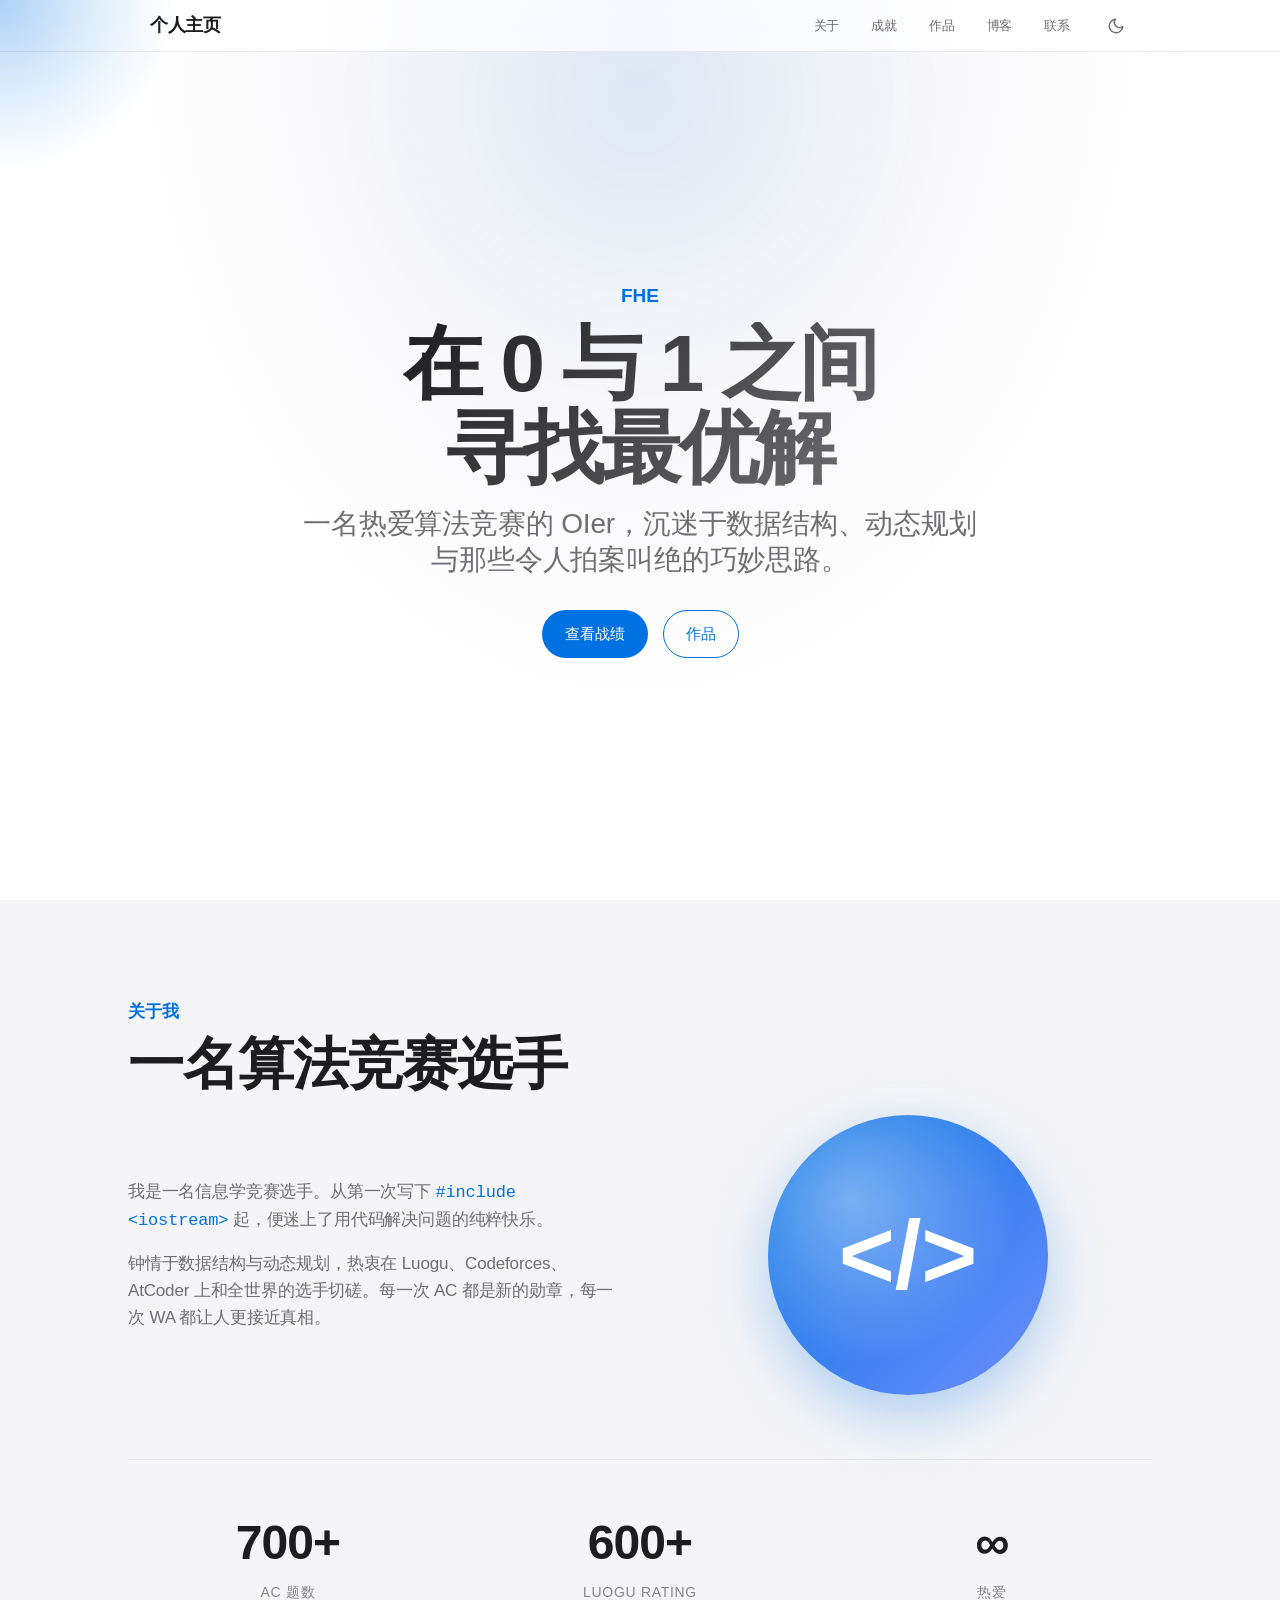
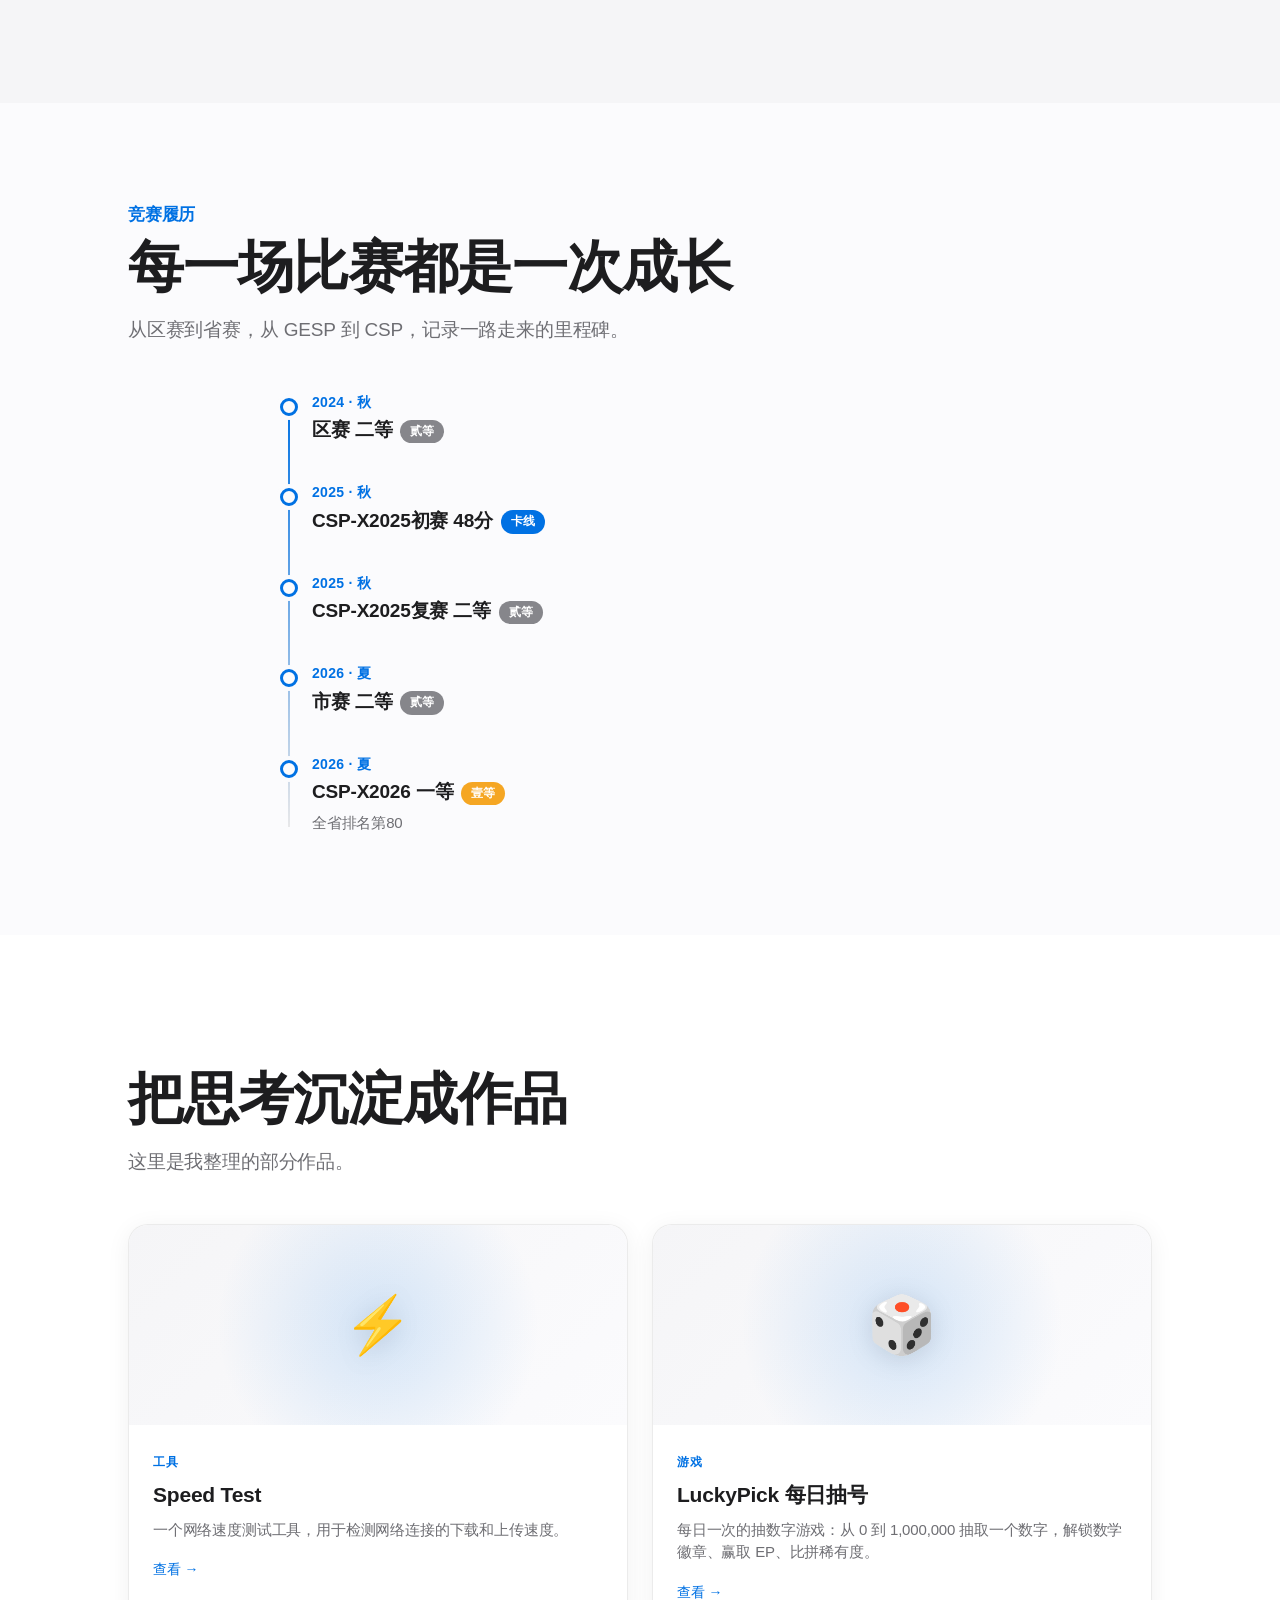
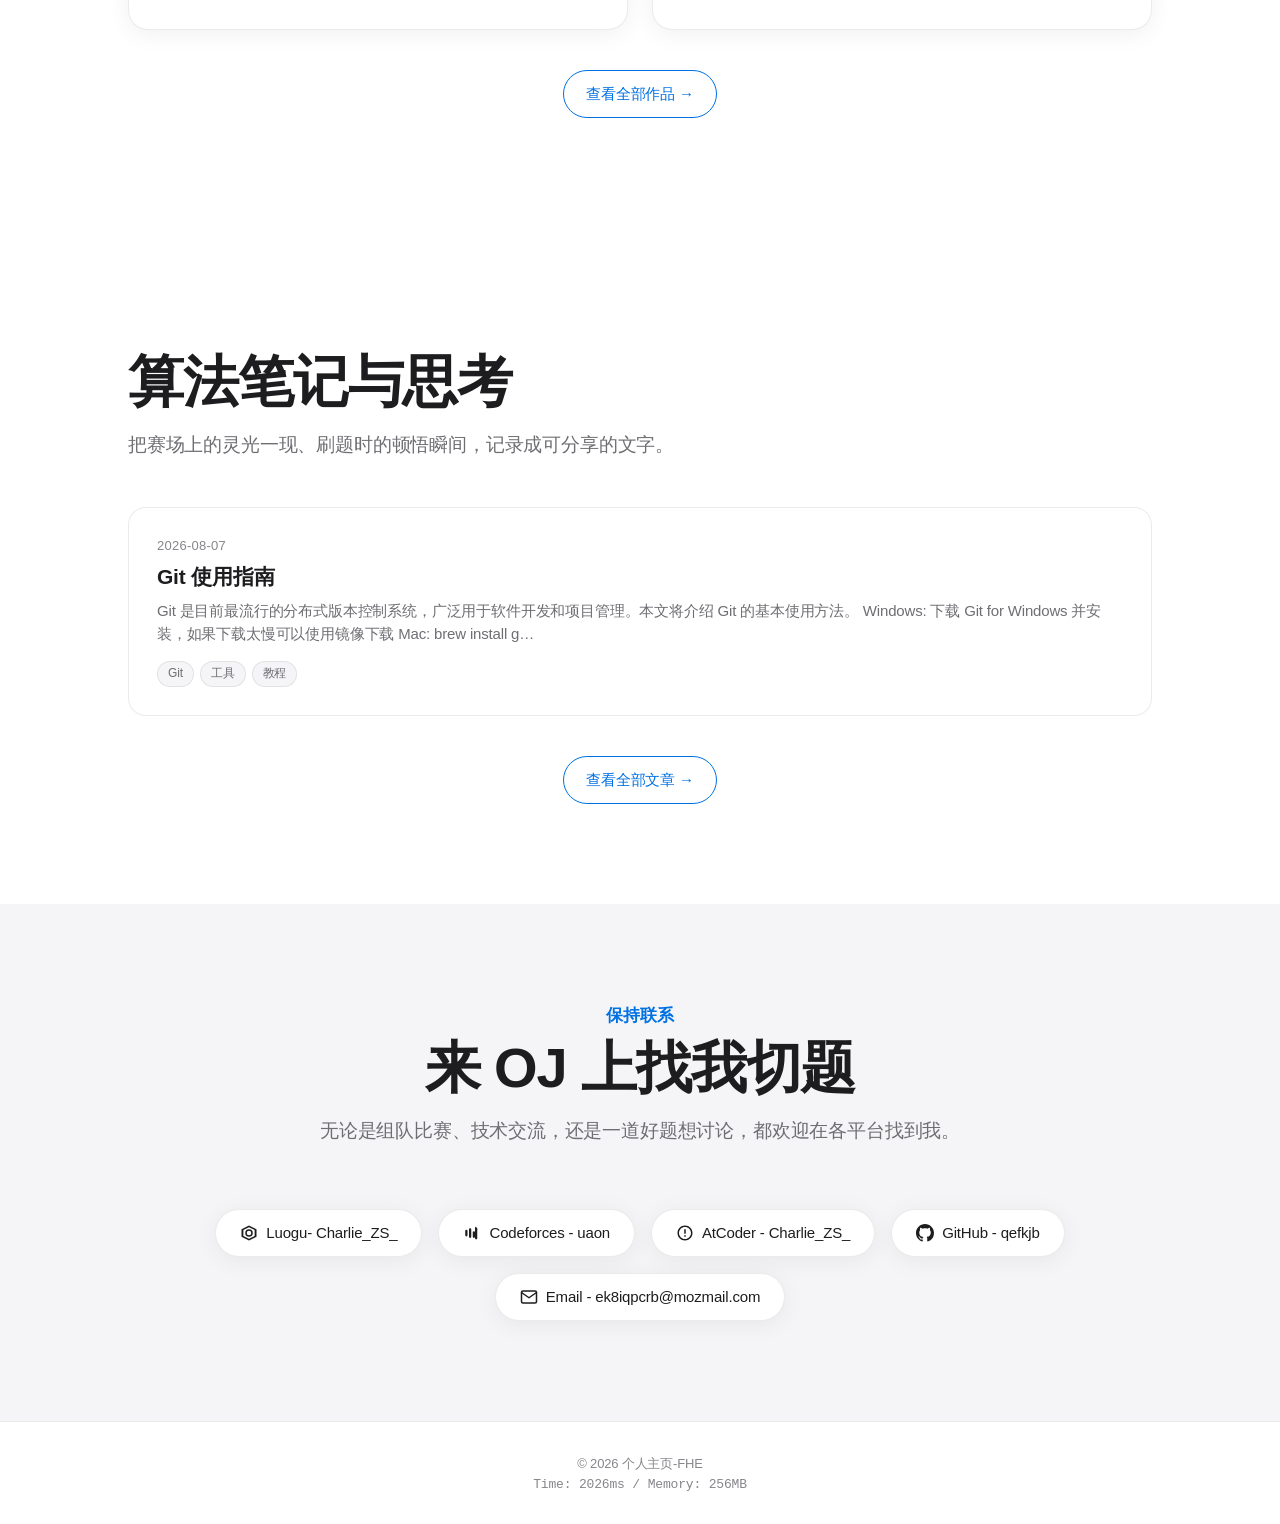
<file: index.html>
<!DOCTYPE html>
<html lang="zh-CN">
<head>
    <meta charset="UTF-8">
    <meta name="viewport" content="width=device-width, initial-scale=1.0">
    <meta name="color-scheme" content="light dark">
    <link rel="icon" href="data:image/svg+xml,<svg xmlns='http://www.w3.org/2000/svg' viewBox='0 0 100 100'><text y='.9em' font-size='90'>📝</text></svg>">
    <title>个人主页 — 傅浩恩</title>
    <style>
        :root {
            --bg-primary: #ffffff;
            --bg-secondary: #f5f5f7;
            --bg-tertiary: #fbfbfd;
            --text-primary: #1d1d1f;
            --text-secondary: #6e6e73;
            --text-tertiary: #86868b;
            --accent: #0071e3;
            --accent-hover: #0077ed;
            --border: rgba(0, 0, 0, 0.08);
            --nav-bg: rgba(255, 255, 255, 0.72);
            --card-bg: #ffffff;
            --card-shadow: 0 4px 24px rgba(0, 0, 0, 0.06);
            --card-shadow-hover: 0 12px 40px rgba(0, 0, 0, 0.12);
            --gradient-hero: radial-gradient(ellipse at top, #f0f0f5 0%, #ffffff 60%);
            --overlay: rgba(255, 255, 255, 0.6);
            --cursor-glow: radial-gradient(circle, rgba(0, 113, 227, 0.32) 0%, rgba(0, 113, 227, 0.14) 35%, rgba(0, 113, 227, 0.04) 60%, transparent 72%);
        }

        [data-theme="dark"] {
            --bg-primary: #000000;
            --bg-secondary: #1d1d1f;
            --bg-tertiary: #0a0a0c;
            --text-primary: #f5f5f7;
            --text-secondary: #a1a1a6;
            --text-tertiary: #86868b;
            --accent: #2997ff;
            --accent-hover: #47a5ff;
            --border: rgba(255, 255, 255, 0.1);
            --nav-bg: rgba(22, 22, 24, 0.72);
            --card-bg: #1d1d1f;
            --card-shadow: 0 4px 24px rgba(0, 0, 0, 0.4);
            --card-shadow-hover: 0 12px 40px rgba(0, 0, 0, 0.6);
            --gradient-hero: radial-gradient(ellipse at top, #1a1a2e 0%, #000000 60%);
            --overlay: rgba(0, 0, 0, 0.5);
            --cursor-glow: radial-gradient(circle, rgba(255, 200, 40, 0.45) 0%, rgba(255, 180, 30, 0.18) 35%, rgba(255, 170, 20, 0.05) 60%, transparent 72%);
        }

        /* 暗色主题补充：原生控件配色、文本选区高亮、暗色滚动条 */
        :root { color-scheme: light; }
        [data-theme="dark"] { color-scheme: dark; }

        ::selection {
            background: var(--accent);
            color: #ffffff;
        }

        /* 暗色模式下自定义滚动条，避免 Windows 上浅色滚动条刺眼 */
        [data-theme="dark"] ::-webkit-scrollbar { width: 12px; height: 12px; }
        [data-theme="dark"] ::-webkit-scrollbar-track { background: var(--bg-secondary); }
        [data-theme="dark"] ::-webkit-scrollbar-thumb {
            background: #3a3a3c;
            border-radius: 6px;
            border: 3px solid var(--bg-secondary);
        }
        [data-theme="dark"] ::-webkit-scrollbar-thumb:hover { background: #565658; }

        * {
            margin: 0;
            padding: 0;
            box-sizing: border-box;
        }

        html {
            scroll-behavior: smooth;
            -webkit-font-smoothing: antialiased;
            -moz-osx-font-smoothing: grayscale;
        }

        body {
            font-family: -apple-system, BlinkMacSystemFont, "SF Pro Display", "SF Pro Text", "Helvetica Neue", "PingFang SC", "Microsoft YaHei", sans-serif;
            background-color: var(--bg-primary);
            color: var(--text-primary);
            line-height: 1.47;
            font-size: 17px;
            letter-spacing: -0.01em;
            transition: background-color 0.4s ease, color 0.4s ease;
            overflow-x: hidden;
        }

        /* Navigation */
        .nav {
            position: fixed;
            top: 0;
            left: 0;
            right: 0;
            height: 52px;
            background: var(--nav-bg);
            backdrop-filter: saturate(180%) blur(20px);
            -webkit-backdrop-filter: saturate(180%) blur(20px);
            border-bottom: 1px solid var(--border);
            z-index: 1000;
            transition: background-color 0.4s ease, border-color 0.4s ease;
        }

        .nav-inner {
            max-width: 1024px;
            margin: 0 auto;
            height: 100%;
            padding: 0 22px;
            display: flex;
            align-items: center;
            justify-content: space-between;
        }

        .nav-logo {
            font-size: 18px;
            font-weight: 600;
            color: var(--text-primary);
            letter-spacing: -0.02em;
            cursor: pointer;
            transition: color 0.3s ease;
        }

        .nav-logo:hover {
            color: var(--accent);
        }

        .nav-links {
            display: flex;
            gap: 32px;
            align-items: center;
        }

        .nav-link {
            color: var(--text-secondary);
            text-decoration: none;
            font-size: 13px;
            font-weight: 400;
            transition: color 0.3s ease;
            cursor: pointer;
        }

        .nav-link:hover {
            color: var(--text-primary);
        }

        .theme-toggle {
            background: none;
            border: none;
            cursor: pointer;
            width: 28px;
            height: 28px;
            display: flex;
            align-items: center;
            justify-content: center;
            color: var(--text-secondary);
            transition: color 0.3s ease, transform 0.3s ease;
            padding: 0;
        }

        .theme-toggle:hover {
            color: var(--text-primary);
            transform: scale(1.1);
        }

        .theme-toggle svg {
            width: 18px;
            height: 18px;
        }

        .sun-icon { display: none; }
        [data-theme="dark"] .sun-icon { display: block; }
        [data-theme="dark"] .moon-icon { display: none; }

        /* Hero Section */
        .hero {
            min-height: 100vh;
            display: flex;
            flex-direction: column;
            align-items: center;
            justify-content: center;
            text-align: center;
            background: var(--gradient-hero);
            padding: 80px 22px 40px;
            position: relative;
            overflow: hidden;
            transition: background 0.4s ease;
        }

        .hero::before {
            content: '';
            position: absolute;
            width: 600px;
            height: 600px;
            border-radius: 50%;
            background: radial-gradient(circle, var(--accent) 0%, transparent 70%);
            opacity: 0.08;
            top: -200px;
            left: 50%;
            transform: translateX(-50%);
            filter: blur(40px);
        }

        .hero-eyebrow {
            font-size: 19px;
            color: var(--accent);
            font-weight: 600;
            margin-bottom: 12px;
            letter-spacing: 0;
            opacity: 0;
            animation: fadeUp 0.8s ease 0.2s forwards;
        }

        .hero-title {
            font-size: clamp(40px, 7vw, 80px);
            font-weight: 700;
            line-height: 1.05;
            letter-spacing: -0.03em;
            margin-bottom: 16px;
            background: linear-gradient(135deg, var(--text-primary) 0%, var(--text-secondary) 100%);
            -webkit-background-clip: text;
            -webkit-text-fill-color: transparent;
            background-clip: text;
            opacity: 0;
            animation: fadeUp 0.8s ease 0.4s forwards;
        }

        .hero-subtitle {
            font-size: clamp(21px, 3vw, 28px);
            color: var(--text-secondary);
            font-weight: 400;
            max-width: 680px;
            margin-bottom: 32px;
            line-height: 1.3;
            opacity: 0;
            animation: fadeUp 0.8s ease 0.6s forwards;
        }

        .hero-cta {
            display: flex;
            gap: 16px;
            flex-wrap: wrap;
            justify-content: center;
            opacity: 0;
            animation: fadeUp 0.8s ease 0.8s forwards;
        }

        .btn {
            display: inline-flex;
            align-items: center;
            justify-content: center;
            padding: 12px 22px;
            border-radius: 980px;
            font-size: 15px;
            font-weight: 400;
            text-decoration: none;
            cursor: pointer;
            transition: all 0.3s ease;
            border: 1px solid transparent;
            white-space: nowrap;
        }

        .btn-primary {
            background: var(--accent);
            color: #ffffff;
        }

        .btn-primary:hover {
            background: var(--accent-hover);
            transform: translateY(-2px);
        }

        .btn-secondary {
            background: transparent;
            color: var(--accent);
            border-color: var(--accent);
        }

        .btn-secondary:hover {
            background: var(--accent);
            color: #ffffff;
            transform: translateY(-2px);
        }

        /* Section Common */
        section {
            padding: 100px 22px;
            scroll-margin-top: 52px;
        }

        .section-inner {
            max-width: 1024px;
            margin: 0 auto;
        }

        .section-eyebrow {
            font-size: 17px;
            color: var(--accent);
            font-weight: 600;
            margin-bottom: 8px;
        }

        .section-title {
            font-size: clamp(32px, 5vw, 56px);
            font-weight: 700;
            letter-spacing: -0.02em;
            line-height: 1.1;
            margin-bottom: 20px;
        }

        .section-desc {
            font-size: 19px;
            color: var(--text-secondary);
            max-width: 680px;
            margin-bottom: 48px;
            line-height: 1.4;
        }

        /* About Section */
        .about {
            background: var(--bg-secondary);
            transition: background-color 0.4s ease;
        }

        .about-grid {
            display: grid;
            grid-template-columns: 1fr 1fr;
            gap: 48px;
            align-items: center;
        }

        .about-text p {
            font-size: 17px;
            color: var(--text-secondary);
            line-height: 1.6;
            margin-bottom: 16px;
        }

        .about-text p:last-child {
            margin-bottom: 0;
        }

        .about-avatar {
            display: flex;
            justify-content: center;
            align-items: center;
        }

        .avatar-circle {
            width: 280px;
            height: 280px;
            border-radius: 50%;
            background: linear-gradient(135deg, var(--accent) 0%, #6e8efb 100%);
            display: flex;
            align-items: center;
            justify-content: center;
            font-size: 96px;
            font-weight: 700;
            color: #ffffff;
            box-shadow: 0 20px 60px rgba(0, 113, 227, 0.3);
            position: relative;                            
            overflow: hidden;
        }

        .avatar-circle::after {
            content: '';
            position: absolute;
            inset: 0;
            background: radial-gradient(circle at 30% 30%, rgba(255,255,255,0.4) 0%, transparent 60%);
        }

        /* Stats */
        .stats {
            display: grid;
            grid-template-columns: repeat(3, 1fr);
            gap: 32px;
            margin-top: 64px;
            padding-top: 48px;
            border-top: 1px solid var(--border);
        }

        .stat-item {
            text-align: center;
        }

        .stat-number {
            font-size: 48px;
            font-weight: 700;
            color: var(--text-primary);
            letter-spacing: -0.02em;
            margin-bottom: 4px;
        }

        .stat-label {
            font-size: 14px;
            color: var(--text-tertiary);
            text-transform: uppercase;
            letter-spacing: 0.05em;
        }

        /* Projects Section */
        .projects-grid {
            display: grid;
            grid-template-columns: repeat(auto-fit, minmax(300px, 1fr));
            gap: 24px;
        }

        .project-card {
            display: block;
            background: var(--card-bg);
            border-radius: 20px;
            overflow: hidden;
            box-shadow: var(--card-shadow);
            transition: all 0.4s cubic-bezier(0.4, 0, 0.2, 1);
            cursor: pointer;
            border: 1px solid var(--border);
            text-decoration: none;
            color: inherit;
        }

        .project-card:hover {
            transform: translateY(-6px);
            box-shadow: var(--card-shadow-hover);
        }

        .project-image {
            height: 200px;
            background: linear-gradient(135deg, var(--bg-secondary) 0%, var(--bg-tertiary) 100%);
            display: flex;
            align-items: center;
            justify-content: center;
            font-size: 56px;
            position: relative;
            overflow: hidden;
        }

        .project-image::before {
            content: '';
            position: absolute;
            inset: 0;
            background: radial-gradient(circle at 50% 50%, var(--accent) 0%, transparent 60%);
            opacity: 0.15;
        }

        .project-emoji {
            position: relative;
            z-index: 1;
            filter: drop-shadow(0 4px 12px rgba(0,0,0,0.1));
        }

        .project-content {
            padding: 24px;
        }

        .project-tag {
            display: inline-block;
            font-size: 12px;
            color: var(--accent);
            font-weight: 600;
            text-transform: uppercase;
            letter-spacing: 0.05em;
            margin-bottom: 8px;
        }

        .project-title {
            font-size: 21px;
            font-weight: 600;
            color: var(--text-primary);
            margin-bottom: 8px;
            letter-spacing: -0.01em;
        }

        .project-desc {
            font-size: 15px;
            color: var(--text-secondary);
            line-height: 1.5;
            margin-bottom: 16px;
        }

        .project-link {
            font-size: 14px;
            color: var(--accent);
            text-decoration: none;
            font-weight: 500;
            display: inline-flex;
            align-items: center;
            gap: 4px;
            transition: gap 0.3s ease;
        }

        .project-link:hover {
            gap: 8px;
        }

        /* Blog Section */
        .blog {
            background: var(--bg-primary);
            transition: background-color 0.4s ease;
        }

        .blog-grid {
            display: grid;
            grid-template-columns: repeat(auto-fit, minmax(280px, 1fr));
            gap: 24px;
        }

        .blog-card {
            display: flex;
            flex-direction: column;
            background: var(--card-bg);
            border-radius: 18px;
            padding: 28px;
            border: 1px solid var(--border);
            text-decoration: none;
            color: inherit;
            transition: all 0.3s ease;
            cursor: pointer;
        }

        .blog-card:hover {
            transform: translateY(-4px);
            box-shadow: var(--card-shadow);
            border-color: var(--accent);
        }

        .blog-card-date {
            font-size: 13px;
            color: var(--text-tertiary);
            margin-bottom: 8px;
            letter-spacing: 0.02em;
        }

        .blog-card-title {
            font-size: 21px;
            font-weight: 600;
            color: var(--text-primary);
            margin-bottom: 10px;
            letter-spacing: -0.01em;
            line-height: 1.3;
        }

        .blog-card-excerpt {
            font-size: 15px;
            color: var(--text-secondary);
            line-height: 1.5;
            margin-bottom: 16px;
            flex: 1;
            display: -webkit-box;
            -webkit-line-clamp: 3;
            -webkit-box-orient: vertical;
            overflow: hidden;
        }

        .blog-card-tags {
            display: flex;
            gap: 6px;
            flex-wrap: wrap;
        }

        .blog-tag {
            font-size: 12px;
            padding: 3px 10px;
            border-radius: 980px;
            background: var(--bg-secondary);
            color: var(--text-secondary);
            border: 1px solid var(--border);
        }

        .blog-more {
            text-align: center;
            margin-top: 40px;
        }

        .blog-empty {
            text-align: center;
            color: var(--text-tertiary);
            padding: 40px;
            font-size: 15px;
        }

        /* Achievements Section */
        .achievements {
            background: var(--bg-tertiary);
            transition: background-color 0.4s ease;
        }

        .timeline {
            position: relative;
            max-width: 720px;
            margin: 0 auto;
            padding-left: 32px;
        }

        .timeline::before {
            content: '';
            position: absolute;
            left: 8px;
            top: 8px;
            bottom: 8px;
            width: 2px;
            background: linear-gradient(to bottom, var(--accent) 0%, var(--border) 100%);
        }

        .timeline-item {
            position: relative;
            padding-bottom: 32px;
        }

        .timeline-item:last-child {
            padding-bottom: 0;
        }

        .timeline-dot {
            position: absolute;
            left: -32px;
            top: 6px;
            width: 18px;
            height: 18px;
            border-radius: 50%;
            background: var(--bg-tertiary);
            border: 3px solid var(--accent);
            box-shadow: 0 0 0 4px var(--bg-tertiary);
            transition: transform 0.3s ease;
        }

        .timeline-item:hover .timeline-dot {
            transform: scale(1.2);
        }

        .timeline-year {
            font-size: 14px;
            color: var(--accent);
            font-weight: 600;
            margin-bottom: 4px;
            letter-spacing: 0.02em;
        }

        .timeline-title {
            font-size: 19px;
            font-weight: 600;
            color: var(--text-primary);
            margin-bottom: 6px;
            letter-spacing: -0.01em;
        }

        .timeline-desc {
            font-size: 15px;
            color: var(--text-secondary);
            line-height: 1.5;
        }

        .timeline-badge {
            display: inline-block;
            font-size: 12px;
            padding: 3px 10px;
            border-radius: 980px;
            background: var(--accent);
            color: #ffffff;
            font-weight: 600;
            margin-left: 8px;
            vertical-align: middle;
        }

        .timeline-badge.silver {       
            background: #86868b;
        }

        .timeline-badge.bronze {
            background: #a47148;
        }

        .timeline-badge.gold {
            background: #f5a623;
        }

        /* Contact Section */
        .contact {
            text-align: center;
            background: var(--bg-secondary);
            transition: background-color 0.4s ease;
        }

        .contact .section-inner {
            display: flex;
            flex-direction: column;
            align-items: center;
        }

        .contact-links {
            display: flex;
            gap: 16px;
            flex-wrap: wrap;
            justify-content: center;
            margin-top: 16px;
        }

        .contact-link {
            display: inline-flex;
            align-items: center;
            gap: 8px;
            padding: 12px 24px;
            border-radius: 980px;
            background: var(--card-bg);
            color: var(--text-primary);
            text-decoration: none;
            font-size: 15px;
            border: 1px solid var(--border);
            transition: all 0.3s ease;
            box-shadow: var(--card-shadow);
        }

        .contact-link:hover {
            transform: translateY(-2px);
            color: var(--accent);
            border-color: var(--accent);
        }

        .contact-link svg {
            width: 18px;
            height: 18px;
        }

        /* Footer */
        .footer {
            padding: 32px 22px;
            text-align: center;
            color: var(--text-tertiary);
            font-size: 13px;
            border-top: 1px solid var(--border);
            transition: border-color 0.4s ease;
        }

        .footer a {
            color: var(--text-secondary);
            text-decoration: none;
            transition: color 0.3s ease;
        }

        .footer a:hover {
            color: var(--accent);
        }

        /* Cursor Glow */
        .cursor-glow {
            position: fixed;
            top: 0;
            left: 0;
            width: 340px;
            height: 340px;
            border-radius: 50%;
            pointer-events: none;
            z-index: 9999;
            transform: translate(-50%, -50%);
            background: var(--cursor-glow);
        }

        .cursor-glow::after {
            display: none;
        }

        @media (hover: none) and (pointer: coarse) {
            .cursor-glow { display: none; }
        }

        /* Animations */
        @keyframes fadeUp {
            from {
                opacity: 0;
                transform: translateY(30px);
            }
            to {
                opacity: 1;
                transform: translateY(0);
            }
        }

        .reveal {
            opacity: 0;
            transform: translateY(40px);
            transition: opacity 0.8s ease, transform 0.8s ease;
        }

        .reveal.visible {
            opacity: 1;
            transform: translateY(0);
        }

        /* Mobile */
        @media (max-width: 768px) {
            .nav-links {
                gap: 16px;
            }

            .nav-link {
                font-size: 12px;
            }

            .about-grid {
                grid-template-columns: 1fr;
                gap: 32px;
            }

            .avatar-circle {
                width: 200px;
                height: 200px;
                font-size: 72px;
            }

            .stats {
                grid-template-columns: 1fr;
                gap: 24px;
            }

            section {
                padding: 80px 22px;
            }

            .hero {
                padding: 80px 22px 40px;
            }
        }

        @media (max-width: 540px) {
            .nav-links .nav-link:not(.theme-toggle-wrap) {
                display: none;
            }
        }
    </style>
    <script>
        // 尽早应用主题，避免暗色模式下的白屏闪烁（FOUC）
        (function () {
            try {
                var saved = localStorage.getItem('theme');
                var theme = saved || (window.matchMedia && window.matchMedia('(prefers-color-scheme: dark)').matches ? 'dark' : 'light');
                var root = document.documentElement;
                root.setAttribute('data-theme', theme);
                root.style.colorScheme = theme;
            } catch (e) {}
        })();
    </script>
</head>
<body data-theme="light">
    <!-- Mouse Glow -->
    <div class="cursor-glow" id="cursor-glow" aria-hidden="true"></div>
    <!-- Navigation -->
    <nav class="nav">
        <div class="nav-inner">
            <div class="nav-logo" onclick="scrollToSection('hero')">个人主页</div>
            <div class="nav-links">
                <a class="nav-link" href="javascript:void(0)" onclick="scrollToSection('about')">关于</a>
                <a class="nav-link" href="javascript:void(0)" onclick="scrollToSection('achievements')">成就</a>
                <a class="nav-link" href="projects/">作品</a>
                <a class="nav-link" href="blog/">博客</a>
                <a class="nav-link" href="javascript:void(0)" onclick="scrollToSection('contact')">联系</a>
                <button class="theme-toggle" onclick="toggleTheme()" aria-label="切换主题">
                    <svg class="moon-icon" viewBox="0 0 24 24" fill="none" stroke="currentColor" stroke-width="2" stroke-linecap="round" stroke-linejoin="round">
                        <path d="M21 12.79A9 9 0 1 1 11.21 3 7 7 0 0 0 21 12.79z"></path>
                    </svg>
                    <svg class="sun-icon" viewBox="0 0 24 24" fill="none" stroke="currentColor" stroke-width="2" stroke-linecap="round" stroke-linejoin="round">
                        <circle cx="12" cy="12" r="5"></circle>
                        <line x1="12" y1="1" x2="12" y2="3"></line>
                        <line x1="12" y1="21" x2="12" y2="23"></line>
                        <line x1="4.22" y1="4.22" x2="5.64" y2="5.64"></line>
                        <line x1="18.36" y1="18.36" x2="19.78" y2="19.78"></line>
                        <line x1="1" y1="12" x2="3" y2="12"></line>
                        <line x1="21" y1="12" x2="23" y2="12"></line>
                        <line x1="4.22" y1="19.78" x2="5.64" y2="18.36"></line>
                        <line x1="18.36" y1="5.64" x2="19.78" y2="4.22"></line>
                    </svg>
                </button>
            </div>
        </div>
    </nav>

    <!-- Hero Section -->
    <section class="hero" id="hero">
        <p class="hero-eyebrow">FHE</p>
        <h1 class="hero-title">在 0 与 1 之间<br>寻找最优解</h1>
        <p class="hero-subtitle">一名热爱算法竞赛的 OIer，沉迷于数据结构、动态规划与那些令人拍案叫绝的巧妙思路。</p>
        <div class="hero-cta">
            <a class="btn btn-primary" href="javascript:void(0)" onclick="scrollToSection('achievements')">查看战绩</a>
            <a class="btn btn-secondary" href="javascript:void(0)" onclick="scrollToSection('projects')">作品</a>
        </div>
    </section>

    <!-- About Section -->
    <section class="about" id="about">
        <div class="section-inner">
            <p class="section-eyebrow reveal">关于我</p>
            <h2 class="section-title reveal">一名算法竞赛选手</h2>
            <div class="about-grid">
                <div class="about-text reveal">
                    <p>我是一名信息学竞赛选手。从第一次写下 <code style="color:var(--accent);font-family:monospace;">#include &lt;iostream&gt;</code> 起，便迷上了用代码解决问题的纯粹快乐。</p>
                    <p>钟情于数据结构与动态规划，热衷在 Luogu、Codeforces、AtCoder 上和全世界的选手切磋。每一次 AC 都是新的勋章，每一次 WA 都让人更接近真相。</p>
                </div>
                <div class="about-avatar reveal">
                    <div class="avatar-circle">&lt;/&gt;</div>
                </div>
            </div>
            <div class="stats reveal">
                <div class="stat-item">
                    <div class="stat-number">700+</div>
                    <div class="stat-label">AC 题数</div>
                </div>
                <div class="stat-item">
                    <div class="stat-number">600+</div>
                    <div class="stat-label">Luogu Rating</div>
                </div>
                <div class="stat-item">
                    <div class="stat-number">∞</div>
                    <div class="stat-label">热爱</div>
                </div>
            </div>
        </div>
    </section>

    <!-- Achievements Section -->
    <section class="achievements" id="achievements">
        <div class="section-inner">
            <p class="section-eyebrow reveal">竞赛履历</p>
            <h2 class="section-title reveal">每一场比赛都是一次成长</h2>
            <p class="section-desc reveal">从区赛到省赛，从 GESP 到 CSP，记录一路走来的里程碑。</p>
            <div class="timeline">
                <div class="timeline-item reveal">
                    <div class="timeline-dot"></div>
                    <div class="timeline-year">2024 · 秋</div>
                    <div class="timeline-title">区赛 二等<span class="timeline-badge silver">贰等</span></div>
                </div>
                <div class="timeline-item reveal">
                    <div class="timeline-dot"></div>
                    <div class="timeline-year">2025 · 秋</div>
                    <div class="timeline-title">CSP-X2025初赛 48分<span class="timeline-badge">卡线</span></div>
                </div>
                <div class="timeline-item reveal">
                    <div class="timeline-dot"></div>
                    <div class="timeline-year">2025 · 秋</div>
                    <div class="timeline-title">CSP-X2025复赛 二等<span class="timeline-badge silver">贰等</span></div>
                </div>
                <div class="timeline-item reveal">
                    <div class="timeline-dot"></div>
                    <div class="timeline-year">2026 · 夏</div>
                    <div class="timeline-title">市赛 二等<span class="timeline-badge silver">贰等</span></div>
                </div>
                <div class="timeline-item reveal">
                    <div class="timeline-dot"></div>
                    <div class="timeline-year">2026 · 夏</div>
                    <div class="timeline-title">CSP-X2026 一等<span class="timeline-badge gold">壹等</span></div>
                    <div class="timeline-desc">全省排名第80</div>
                </div>
            </div>
        </div>
    </section>

    <!-- Projects Section -->
    <section class="projects" id="projects">
        <div class="section-inner">
            <p class="section-eyebrow reveal">作品</p>
            <h2 class="section-title reveal">把思考沉淀成作品</h2>
            <p class="section-desc reveal">这里是我整理的部分作品。</p>
            <div class="projects-grid" id="projects-grid">
                <div class="blog-empty">正在加载作品…</div>
            </div>
            <div class="blog-more reveal">
                <a class="btn btn-secondary" href="projects/">查看全部作品 →</a>
            </div>
        </div>
    </section>    

    <!-- Blog Section -->
    <section class="blog" id="blog">
        <div class="section-inner">
            <p class="section-eyebrow reveal">博客</p>
            <h2 class="section-title reveal">算法笔记与思考</h2>
            <p class="section-desc reveal">把赛场上的灵光一现、刷题时的顿悟瞬间，记录成可分享的文字。</p>
            <div class="blog-grid" id="blog-preview-grid">
                <div class="blog-empty">正在加载最新文章…</div>
            </div>
            <div class="blog-more reveal">
                <a class="btn btn-secondary" href="blog/">查看全部文章 →</a>
            </div>
        </div>
    </section>

    <!-- Contact Section -->
    <section class="contact" id="contact">
        <div class="section-inner">
            <p class="section-eyebrow reveal">保持联系</p>
            <h2 class="section-title reveal">来 OJ 上找我切题</h2>
            <p class="section-desc reveal">无论是组队比赛、技术交流，还是一道好题想讨论，都欢迎在各平台找到我。</p>
            <div class="contact-links reveal">
                <a class="contact-link" href="https://www.luogu.com.cn/user/1436745" target="_blank" rel="noopener">
                    <svg viewBox="0 0 24 24" fill="currentColor">
                        <path d="M12 2L2 7v10l10 5 10-5V7L12 2zm0 2.2l7.5 3.75v8.1L12 19.8l-7.5-3.75v-8.1L12 4.2zM12 7a5 5 0 100 10 5 5 0 000-10zm0 2a3 3 0 110 6 3 3 0 010-6z"></path>
                    </svg>
                    Luogu- Charlie_ZS_
                </a>
                <a class="contact-link" href="https://codeforces.com/profile/uaon" target="_blank" rel="noopener">
                    <svg viewBox="0 0 24 24" fill="currentColor">
                        <path d="M4.5 7.5a1.5 1.5 0 011.5 1.5v6a1.5 1.5 0 01-3 0V9a1.5 1.5 0 011.5-1.5zm5-2A1.5 1.5 0 0111 7v10a1.5 1.5 0 01-3 0V7a1.5 1.5 0 011.5-1.5zm5 4A1.5 1.5 0 0116 11v6a1.5 1.5 0 01-3 0v-6a1.5 1.5 0 011.5-1.5zm5-2A1.5 1.5 0 0119 5v14a1.5 1.5 0 01-3 0V5a1.5 1.5 0 011.5-1.5z"></path>
                    </svg>
                    Codeforces - uaon
                </a>
                <a class="contact-link" href="https://atcoder.jp/users/Charlie_ZS_" target="_blank" rel="noopener">
                    <svg viewBox="0 0 24 24" fill="currentColor">
                        <path d="M12 2C6.48 2 2 6.48 2 12s4.48 10 10 10 10-4.48 10-10S17.52 2 12 2zm0 18c-4.41 0-8-3.59-8-8s3.59-8 8-8 8 3.59 8 8-3.59 8-8 8zm-1-13h2v6h-2zm0 8h2v2h-2z"></path>
                    </svg>
                    AtCoder - Charlie_ZS_
                </a>
                <a class="contact-link" href="https://github.com/qefkjb" target="_blank" rel="noopener">
                    <svg viewBox="0 0 24 24" fill="currentColor">
                        <path d="M12 0C5.37 0 0 5.37 0 12c0 5.31 3.435 9.795 8.205 11.385.6.105.825-.255.825-.57 0-.285-.015-1.23-.015-2.235-3.015.555-3.795-.735-4.035-1.41-.135-.345-.72-1.41-1.23-1.695-.42-.225-1.02-.78-.015-.795.945-.015 1.62.87 1.845 1.23 1.08 1.815 2.805 1.305 3.495.99.105-.78.42-1.305.765-1.605-2.67-.3-5.46-1.335-5.46-5.925 0-1.305.465-2.385 1.23-3.225-.12-.3-.54-1.53.12-3.18 0 0 1.005-.315 3.3 1.23.96-.27 1.98-.405 3-.405s2.04.135 3 .405c2.295-1.56 3.3-1.23 3.3-1.23.66 1.65.24 2.88.12 3.18.765.84 1.23 1.905 1.23 3.225 0 4.605-2.805 5.625-5.475 5.925.435.375.81 1.095.81 2.22 0 1.605-.015 2.895-.015 3.3 0 .315.225.69.825.57A12.02 12.02 0 0 0 24 12c0-6.63-5.37-12-12-12z"></path>
                    </svg>
                    GitHub - qefkjb
                </a>
                <a class="contact-link" href="ek8iqpcrb@mozmail.com">
                    <svg viewBox="0 0 24 24" fill="none" stroke="currentColor" stroke-width="2" stroke-linecap="round" stroke-linejoin="round">
                        <path d="M4 4h16c1.1 0 2 .9 2 2v12c0 1.1-.9 2-2 2H4c-1.1 0-2-.9-2-2V6c0-1.1.9-2 2-2z"></path>
                        <polyline points="22,6 12,13 2,6"></polyline>
                    </svg>
                    Email - ek8iqpcrb@mozmail.com
                </a>
            </div>
        </div>
    </section>

    <!-- Footer -->
    <footer class="footer">
        <p>© 2026 个人主页-FHE<code style="font-family:monospace;color:var(--text-tertiary);"><br>Time: 2026ms / Memory: 256MB</code></p>
    </footer>

    <script>
        // Theme toggle
        function toggleTheme() {
            const root = document.documentElement;
            const currentTheme = root.getAttribute('data-theme');
            const newTheme = currentTheme === 'dark' ? 'light' : 'dark';
            root.setAttribute('data-theme', newTheme);
            root.style.colorScheme = newTheme;
            localStorage.setItem('theme', newTheme);
        }

        // Init theme from localStorage or system preference (inline script already applied it pre-paint)
        (function initTheme() {
            const savedTheme = localStorage.getItem('theme');
            const theme = savedTheme || (window.matchMedia && window.matchMedia('(prefers-color-scheme: dark)').matches ? 'dark' : 'light');
            document.documentElement.setAttribute('data-theme', theme);
            document.documentElement.style.colorScheme = theme;
        })();

        // Smooth scroll
        function scrollToSection(id) {
            const el = document.getElementById(id);
            if (el) {
                window.scrollTo({ top: el.offsetTop - 52, behavior: 'smooth' });
            }
        }

        // Open external link
        function openLink(url) {
            window.open(url, '_blank', 'noopener');
        }

        // Scroll reveal animation
        const observer = new IntersectionObserver((entries) => {
            entries.forEach(entry => {
                if (entry.isIntersecting) {
                    entry.target.classList.add('visible');
                    observer.unobserve(entry.target);
                }
            });
        }, { threshold: 0.1, rootMargin: '0px 0px -50px 0px' });

        document.querySelectorAll('.reveal').forEach(el => observer.observe(el));

        // ===== Projects: 读取 projects/manifest.json（由 build-blog.py 生成）=====
        async function loadProjectsPreview() {
            const grid = document.getElementById('projects-grid');
            if (!grid) return;
            try {
                const resp = await fetch('projects/manifest.json');
                if (!resp.ok) throw new Error('manifest: ' + resp.status);
                const items = await resp.json();
                if (!Array.isArray(items) || items.length === 0) {
                    grid.innerHTML = '<div class="blog-empty">还没有作品，在 /projects 目录下放入 .md 文件，运行 <code>python build-blog.py</code> 后即可显示。</div>';
                    return;
                }
                const top = items.slice(0, 3);
                grid.innerHTML = top.map(p => {
                    const tag = p.tags ? p.tags.split(',')[0].trim() : '作品';
                    const emoji = p.emoji || '📄';
                    const summary = p.summary || '点击查看详情';
                    const link = p.link || `projects/#${p.slug}`;
                    const external = p.link ? ` target="_blank" rel="noopener"` : '';
                    return `
                        <a class="project-card reveal" href="${link}"${external}>
                            <div class="project-image"><span class="project-emoji">${emoji}</span></div>
                            <div class="project-content">
                                <span class="project-tag">${tag}</span>
                                <h3 class="project-title">${p.title}</h3>
                                <p class="project-desc">${summary}</p>
                                <span class="project-link">查看 →</span>
                            </div>
                        </a>`;
                }).join('');
                grid.querySelectorAll('.reveal').forEach(el => observer.observe(el));
            } catch (e) {
                console.warn('Projects load failed:', e);
                grid.innerHTML = '<div class="blog-empty">作品列表加载失败。请先运行 <code>python build-blog.py</code> 生成 <code>projects/manifest.json</code>。</div>';
            }
        }

        // ===== Blog: 读取 blog/manifest.json（由 build-blog.py 生成）=====
        async function loadBlogPreview() {
            const grid = document.getElementById('blog-preview-grid');
            if (!grid) return;
            try {
                const resp = await fetch('blog/manifest.json');
                if (!resp.ok) throw new Error('manifest: ' + resp.status);
                const posts = await resp.json();
                if (!Array.isArray(posts) || posts.length === 0) {
                    grid.innerHTML = '<div class="blog-empty">还没有文章，在 /blog 目录下放入 .md 文件，运行 <code>python build-blog.py</code> 后即可显示。</div>';
                    return;
                }
                // manifest 已按日期降序，直接取前 3 篇
                // 异步补充摘要
                const top = posts.slice(0, 3);
                top.forEach(p => { p.excerpt = ''; });
                grid.innerHTML = top.map(p => {
                    const tags = p.tags ? p.tags.split(',').map(t => `<span class="blog-tag">${t.trim()}</span>`).join('') : '';
                    return `
                        <a class="blog-card reveal" href="blog/#${p.slug}">
                            <div class="blog-card-date">${p.date || '未署日期'}</div>
                            <h3 class="blog-card-title">${p.title}</h3>
                            <p class="blog-card-excerpt" data-slug="${p.slug}">加载中…</p>
                            <div class="blog-card-tags">${tags}</div>
                        </a>`;
                }).join('');
                grid.querySelectorAll('.reveal').forEach(el => observer.observe(el));
                // 并行抓取每篇文章正文，生成摘要
                top.forEach(async p => {
                    try {
                        const r = await fetch('blog/' + p.file);
                        const txt = await r.text();
                        const body = txt.replace(/^---\r?\n[\s\S]*?\r?\n---\r?\n?/, '');
                        const excerpt = body
                            .replace(/^#+\s.*$/gm, '')
                            .replace(/```[\s\S]*?```/g, '')
                            .replace(/!\[.*?\]\(.*?\)/g, '')
                            .replace(/\[(.*?)\]\(.*?\)/g, '$1')
                            .replace(/[#*`>_~]/g, '')
                            .replace(/\s+/g, ' ')
                            .trim().slice(0, 120);
                        const el = grid.querySelector(`[data-slug="${p.slug}"]`);
                        if (el) el.textContent = excerpt + (excerpt.length >= 120 ? '…' : '');
                    } catch (e) { /* 忽略单篇失败 */ }
                });
            } catch (e) {
                console.warn('Blog load failed:', e);
                grid.innerHTML = '<div class="blog-empty">文章列表加载失败。请先运行 <code>python build-blog.py</code> 生成 blog/manifest.json。</div>';
            }
        }

        // ===== Cursor Glow: 鼠标周围散发黄光 =====
        (function initCursorGlow() {
            const glow = document.getElementById('cursor-glow');
            if (!glow) return;
            // 触摸设备无鼠标，跳过
            if (window.matchMedia && window.matchMedia('(hover: none) and (pointer: coarse)').matches) return;

            let x = window.innerWidth / 2;
            let y = window.innerHeight / 2;
            let tx = x;
            let ty = y;
            let raf = null;

            document.addEventListener('mousemove', function (e) {
                tx = e.clientX;
                ty = e.clientY;
                if (!raf) {
                    raf = requestAnimationFrame(smoothGlow);
                }
            }, { passive: true });

            function smoothGlow() {
                raf = null;
                x += (tx - x) * 0.16;
                y += (ty - y) * 0.16;
                glow.style.left = x + 'px';
                glow.style.top = y + 'px';
                if (Math.abs(tx - x) > 0.5 || Math.abs(ty - y) > 0.5) {
                    raf = requestAnimationFrame(smoothGlow);
                }
            }

            document.addEventListener('mouseleave', function () {
                glow.style.transition = 'opacity 0.4s ease';
                glow.style.opacity = '0';
            });
            document.addEventListener('mouseenter', function () {
                glow.style.transition = 'opacity 0.4s ease';
                glow.style.opacity = '1';
            });
        })();

        // 启动作品、博客加载
        loadProjectsPreview();
        loadBlogPreview();
    </script>
</body>
</html>
</file>
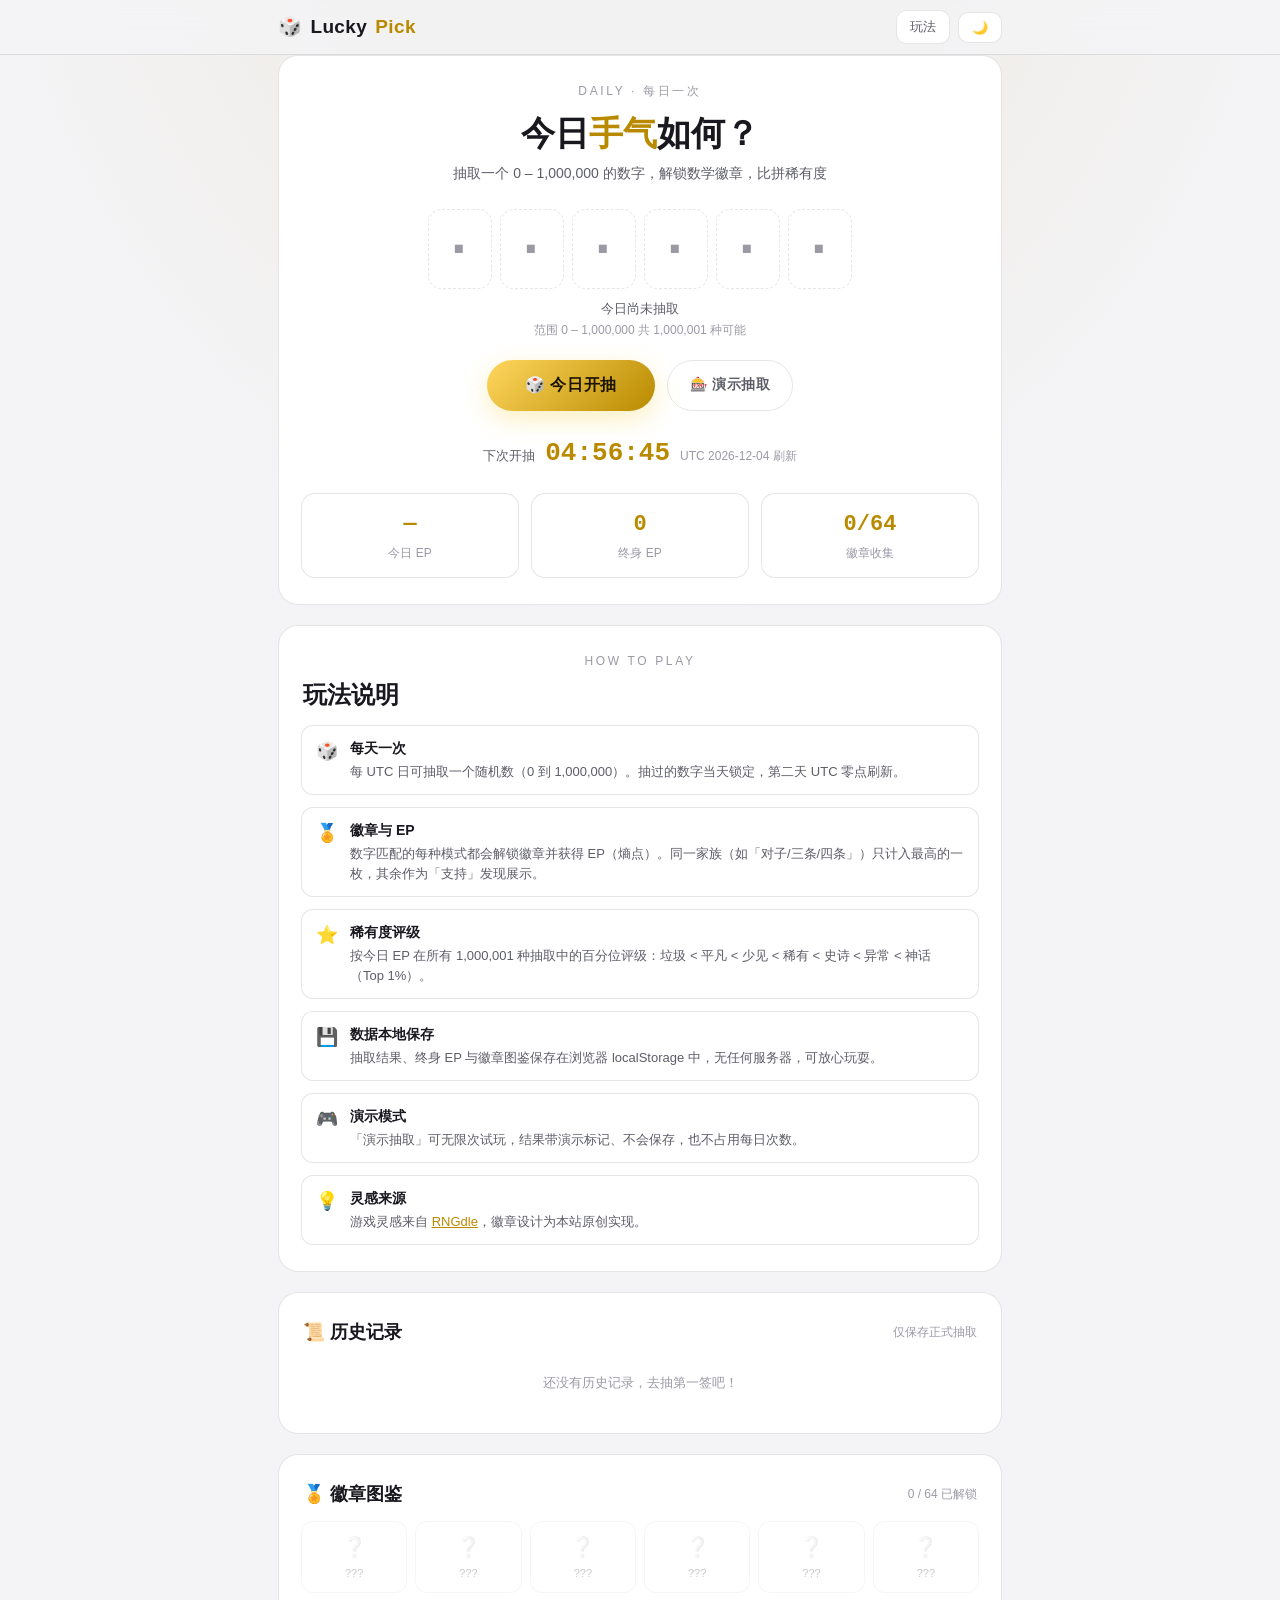
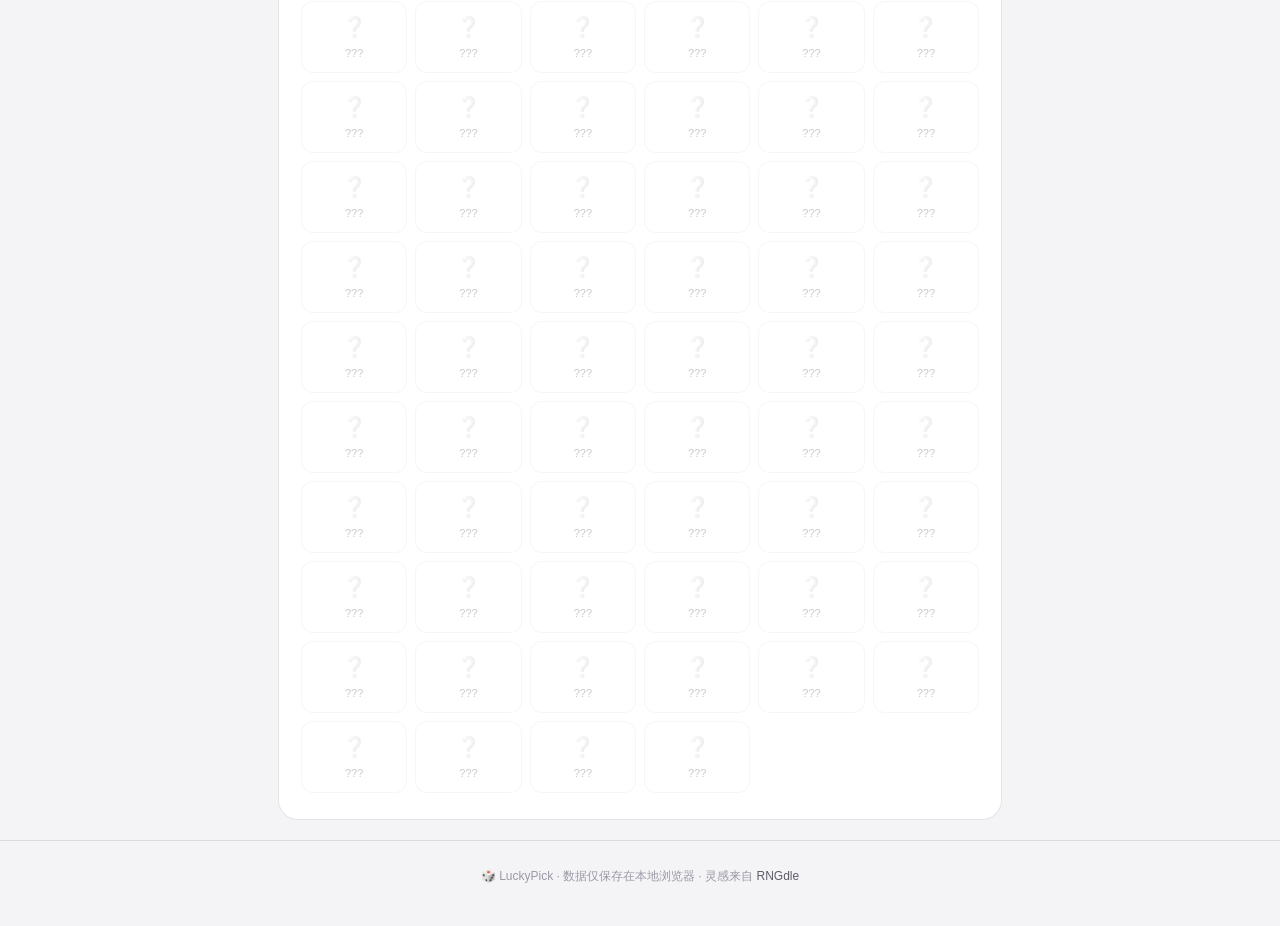
<file: LuckyPick/index.html>
<!DOCTYPE html>
<html lang="zh-CN">
<head>
<meta charset="UTF-8">
<meta name="viewport" content="width=device-width, initial-scale=1.0">
<meta name="color-scheme" content="dark light">
<meta name="description" content="LuckyPick —— 每日一次的抽数字游戏：从 0 到 1,000,000 抽取一个数字，解锁数学徽章、赢取 EP、比拼稀有度。">
<title>LuckyPick · 每日抽号</title>
<link rel="icon" href="data:image/svg+xml,<svg xmlns='http://www.w3.org/2000/svg' viewBox='0 0 100 100'><text y='.9em' font-size='90'>🎲</text></svg>">
<script>
(function(){try{var t=localStorage.getItem('theme');var d=window.matchMedia&&window.matchMedia('(prefers-color-scheme: dark)').matches;var v=t||(d?'dark':'light');document.documentElement.setAttribute('data-theme',v);}catch(e){}})();
</script>
<style>
:root{
  --bg:#0d0d13; --bg2:#14141c; --card:#1a1a24; --line:rgba(255,255,255,.09);
  --tx:#f2f2f5; --tx2:#a3a3b0; --tx3:#66667a;
  --gold:#f5c518; --gold-soft:rgba(245,197,24,.14);
  --t-trash:#7b8490; --t-common:#9aa0a6; --t-uncommon:#2dd4a7; --t-rare:#4da3ff; --t-epic:#b06bff; --t-anomaly:#ffb020; --t-mythic:#ff5c7a;
  color-scheme:dark;
}
[data-theme="light"]{
  --bg:#f4f4f7; --bg2:#ffffff; --card:#ffffff; --line:rgba(0,0,0,.1);
  --tx:#18181e; --tx2:#5d5d68; --tx3:#9a9aa6;
  --gold:#b98a00; --gold-soft:rgba(185,138,0,.12);
  color-scheme:light;
}
*{margin:0;padding:0;box-sizing:border-box}
html{-webkit-font-smoothing:antialiased}
body{
  font-family:-apple-system,BlinkMacSystemFont,"SF Pro Text","PingFang SC","Microsoft YaHei",sans-serif;
  background:var(--bg); color:var(--tx); line-height:1.55; min-height:100vh;
  background-image:radial-gradient(ellipse 80% 50% at 50% -10%,var(--gold-soft),transparent 70%);
}
.mono{font-family:ui-monospace,"Cascadia Mono","SF Mono",Consolas,monospace}

.wrap{max-width:760px;margin:0 auto;padding:0 18px}

header{
  position:sticky;top:0;z-index:50;backdrop-filter:blur(14px);-webkit-backdrop-filter:blur(14px);
  background:color-mix(in srgb,var(--bg) 78%,transparent);border-bottom:1px solid var(--line);
}
.hd{max-width:760px;margin:0 auto;padding:10px 18px;display:flex;align-items:center;justify-content:space-between;gap:12px}
.logo{font-size:19px;font-weight:800;letter-spacing:.02em;display:flex;align-items:center;gap:8px}
.logo span{color:var(--gold)}
.hdbtns{display:flex;gap:8px;align-items:center}
.hbtn{
  background:var(--card);border:1px solid var(--line);color:var(--tx2);border-radius:10px;
  padding:7px 13px;font-size:13px;cursor:pointer;transition:all .2s;font-family:inherit;
}
.hbtn:hover{color:var(--tx);border-color:var(--gold);transform:translateY(-1px)}

main{padding:34px 18px 60px}
.card{background:var(--card);border:1px solid var(--line);border-radius:20px;padding:26px 22px;margin-bottom:20px}

.eyebrow{font-size:12px;letter-spacing:.22em;text-transform:uppercase;color:var(--tx3);margin-bottom:6px;text-align:center}
.title{font-size:clamp(26px,5vw,34px);font-weight:800;text-align:center;margin-bottom:4px}
.title b{color:var(--gold)}
.sub{text-align:center;color:var(--tx2);font-size:14px;margin-bottom:24px}

.digits{
  display:flex;justify-content:center;gap:8px;margin:6px 0 4px;
  user-select:none;-webkit-user-select:none;
}
.digit{
  width:clamp(42px,11vw,64px);height:clamp(56px,14vw,80px);
  display:flex;align-items:center;justify-content:center;
  font-size:clamp(34px,9vw,56px);font-weight:700;letter-spacing:.04em;
  background:var(--bg2);border:1px solid var(--line);border-radius:14px;
  font-family:ui-monospace,"Cascadia Mono","SF Mono",Consolas,monospace;
  color:var(--gold);transition:border-color .3s;
}
.digit.dim{color:var(--tx3);border-style:dashed}
.digit.lit{animation:digitIn .35s ease}
@keyframes digitIn{from{transform:translateY(-6px) scale(.9);opacity:0}to{transform:none;opacity:1}}

.status{text-align:center;color:var(--tx2);font-size:13px;margin-top:10px;min-height:20px}
.range{text-align:center;color:var(--tx3);font-size:12px;margin-top:2px}

.btnrow{display:flex;justify-content:center;gap:12px;margin-top:20px;flex-wrap:wrap}
.btn{
  border:none;cursor:pointer;font-family:inherit;border-radius:999px;font-weight:800;
  padding:15px 38px;font-size:16px;letter-spacing:.04em;transition:all .22s;
}
.btn-main{
  background:linear-gradient(135deg,#ffd75e,var(--gold));color:#1a1400;
  box-shadow:0 8px 26px rgba(245,197,24,.28);
}
.btn-main:hover:not(:disabled){transform:translateY(-2px) scale(1.02);box-shadow:0 12px 34px rgba(245,197,24,.4)}
.btn-main:active:not(:disabled){transform:scale(.97)}
.btn-main:disabled{background:var(--bg2);color:var(--tx3);box-shadow:none;cursor:not-allowed}
.btn-ghost{background:transparent;border:1px solid var(--line);color:var(--tx2);padding:15px 22px;font-size:14px;font-weight:600}
.btn-ghost:hover{color:var(--tx);border-color:var(--gold)}

.cd{display:flex;justify-content:center;align-items:baseline;gap:10px;margin-top:22px;flex-wrap:wrap}
.cd-time{font-size:26px;font-weight:700;color:var(--gold);font-family:ui-monospace,"Cascadia Mono","SF Mono",Consolas,monospace}
.cd-label{font-size:13px;color:var(--tx2)}
.cd-date{font-size:12px;color:var(--tx3)}

.stats{display:grid;grid-template-columns:repeat(3,1fr);gap:12px;margin-top:20px}
.stat{background:var(--bg2);border:1px solid var(--line);border-radius:14px;padding:14px 8px;text-align:center}
.stat-n{font-size:22px;font-weight:800;color:var(--gold);font-family:ui-monospace,"Cascadia Mono","SF Mono",Consolas,monospace}
.stat-l{font-size:12px;color:var(--tx3);margin-top:2px}

#result{display:none}
#result.show{display:block}
.banner{
  border-radius:16px;padding:18px 20px;text-align:center;margin-bottom:18px;
  border:2px solid var(--bc);background:linear-gradient(130deg,var(--bg1),var(--bg2));color:var(--fg);
}
.banner-icon{font-size:30px;line-height:1}
.banner-name{font-size:26px;font-weight:800;margin-top:4px}
.banner-en{font-size:12px;letter-spacing:.24em;text-transform:uppercase;opacity:.75;margin-top:2px}
.banner-top{font-size:14px;margin-top:8px;font-family:ui-monospace,"Cascadia Mono","SF Mono",Consolas,monospace}
.banner-ep{font-size:19px;font-weight:800;margin-top:6px}
.t-trash{--bc:#7b8490;--bg1:#2e2e35;--bg2:#1e1e24;--fg:#c9ccd4}
.t-common{--bc:#9aa0a6;--bg1:#33343c;--bg2:#232329;--fg:#d7d9de}
.t-uncommon{--bc:#2dd4a7;--bg1:#0d3a30;--bg2:#0a2a23;--fg:#8ef0d2}
.t-rare{--bc:#4da3ff;--bg1:#0c2f4e;--bg2:#081f36;--fg:#a8d2ff}
.t-epic{--bc:#b06bff;--bg1:#2b1a45;--bg2:#1c1030;--fg:#dcc3ff}
.t-anomaly{--bc:#ffb020;--bg1:#3a2a08;--bg2:#281d05;--fg:#ffd98a}
.t-mythic{--bc:#ff5c7a;--bg1:#441424;--bg2:#2b0a12;--fg:#ffb3c2;animation:mythicPulse 2.4s ease-in-out infinite}
[data-theme="light"] .t-trash{--bg1:#ececf0;--bg2:#f7f7f9;--fg:#4a4f57}
[data-theme="light"] .t-common{--bg1:#e8e9ec;--bg2:#f5f5f7;--fg:#52575f}
[data-theme="light"] .t-uncommon{--bg1:#d9f5ec;--bg2:#eefaf6;--fg:#0e7a5e}
[data-theme="light"] .t-rare{--bg1:#dcebff;--bg2:#eef6ff;--fg:#1f6fd6}
[data-theme="light"] .t-epic{--bg1:#eee3ff;--bg2:#f7f0ff;--fg:#7b3fd4}
[data-theme="light"] .t-anomaly{--bg1:#ffefcf;--bg2:#fff8e8;--fg:#b5790a}
[data-theme="light"] .t-mythic{--bg1:#ffe0e8;--bg2:#fff0f4;--fg:#d62e55}
@keyframes mythicPulse{0%,100%{box-shadow:0 0 0 0 rgba(255,92,122,.35)}50%{box-shadow:0 0 26px 4px rgba(255,92,122,.45)}}

.sechead{display:flex;align-items:center;justify-content:space-between;margin:26px 2px 12px}
.sechead h2{font-size:18px;font-weight:800}
.sechead .note{font-size:12px;color:var(--tx3)}

.badge-grid{display:grid;grid-template-columns:repeat(auto-fill,minmax(148px,1fr));gap:10px}
.badge-card{
  background:var(--bg2);border:1px solid var(--line);border-radius:14px;padding:12px;
  text-align:center;position:relative;overflow:hidden;
  animation:pop .5s cubic-bezier(.2,.7,.3,1.25) both;
}
@keyframes pop{from{opacity:0;transform:translateY(16px) scale(.9)}to{opacity:1;transform:none}}
.badge-card::before{content:'';position:absolute;left:0;right:0;top:0;height:3px;background:var(--bcc,#555)}
.badge-card.support{opacity:.45}
.badge-card.support::after{content:'支持';position:absolute;top:8px;right:8px;font-size:10px;color:var(--tx3)}
.b-icon{font-size:26px;line-height:1.2}
.b-name{font-size:14px;font-weight:700;margin-top:4px}
.b-tier{font-size:11px;color:var(--tx3);margin-top:2px}
.b-ep{font-size:12px;font-weight:700;color:var(--gold);margin-top:3px;font-family:ui-monospace,"Cascadia Mono","SF Mono",Consolas,monospace}
.bt-common{--bcc:var(--t-common)} .bt-uncommon{--bcc:var(--t-uncommon)} .bt-rare{--bcc:var(--t-rare)}
.bt-epic{--bcc:var(--t-epic)} .bt-anomaly{--bcc:var(--t-anomaly)} .bt-mythic{--bcc:var(--t-mythic)} .bt-trash{--bcc:var(--t-trash)}

.actions{display:flex;justify-content:center;gap:12px;margin-top:18px;flex-wrap:wrap}
.demo-note{text-align:center;color:var(--t-anomaly);font-size:12px;margin-top:10px}

.h-row{display:flex;align-items:center;gap:12px;padding:10px 4px;border-bottom:1px dashed var(--line);font-size:14px}
.h-row:last-child{border-bottom:none}
.h-date{color:var(--tx3);font-size:12px;width:88px;flex:none}
.h-num{font-family:ui-monospace,"Cascadia Mono","SF Mono",Consolas,monospace;font-weight:700;width:110px}
.chip{font-size:11px;padding:2px 9px;border-radius:999px;border:1px solid var(--bc);color:var(--bc);flex:none}
.h-ep{margin-left:auto;font-family:ui-monospace,"Cascadia Mono","SF Mono",Consolas,monospace;font-weight:700;color:var(--gold)}
.empty{color:var(--tx3);text-align:center;font-size:13px;padding:14px}

.col-grid{display:grid;grid-template-columns:repeat(auto-fill,minmax(96px,1fr));gap:8px}
.col-item{background:var(--bg2);border:1px solid var(--line);border-radius:12px;padding:10px 6px;text-align:center;font-size:11px;position:relative}
.col-item .c-icon{font-size:20px}
.col-item .c-name{color:var(--tx2);margin-top:2px;font-size:11px}
.col-item.locked{opacity:.32;filter:grayscale(1)}
.col-item .c-count{position:absolute;top:6px;right:8px;font-size:10px;color:var(--gold);font-family:ui-monospace,"Cascadia Mono","SF Mono",Consolas,monospace}

.rules{display:grid;gap:12px;margin-top:6px}
.rule{display:flex;gap:12px;background:var(--bg2);border:1px solid var(--line);border-radius:12px;padding:12px 14px}
.rule .r-ico{font-size:18px;flex:none}
.rule b{display:block;font-size:14px;margin-bottom:2px}
.rule p{font-size:13px;color:var(--tx2)}
.rule p a{color:var(--gold)}

.modal{display:none;position:fixed;inset:0;z-index:100;background:rgba(0,0,0,.55);backdrop-filter:blur(4px);align-items:center;justify-content:center;padding:18px}
.modal.show{display:flex}
.modal-card{background:var(--card);border:1px solid var(--line);border-radius:20px;max-width:620px;width:100%;max-height:82vh;overflow-y:auto;padding:26px}
.modal-card h2{font-size:20px;font-weight:800;margin-bottom:16px;display:flex;align-items:center;gap:8px}
.modal-close{float:right;cursor:pointer;color:var(--tx2);border:none;background:none;font-size:22px;line-height:1}

footer{text-align:center;color:var(--tx3);font-size:12px;padding:26px 18px 40px;border-top:1px solid var(--line)}
footer a{color:var(--tx2);text-decoration:none}
footer a:hover{color:var(--gold)}

.toast{
  position:fixed;left:50%;bottom:26px;transform:translate(-50%,20px);
  background:#1a1400;color:#ffd75e;border:1px solid var(--gold);border-radius:999px;
  padding:10px 22px;font-size:14px;font-weight:700;opacity:0;pointer-events:none;
  transition:all .3s;z-index:200;box-shadow:0 8px 30px rgba(0,0,0,.5);
}
.toast.show{opacity:1;transform:translate(-50%,0)}

@media (max-width:560px){
  .stats{grid-template-columns:1fr}
  .digit{gap:5px}
  .h-date{width:74px}
}
</style>
</head>
<body>

<header>
  <div class="hd">
    <div class="logo"><span>🎲</span> Lucky<span>Pick</span></div>
    <div class="hdbtns">
      <button class="hbtn" id="rulesBtn">玩法</button>
      <button class="hbtn" id="themeBtn" title="切换主题">🌙</button>
    </div>
  </div>
</header>

<main class="wrap">

  <div class="card">
    <p class="eyebrow">Daily · 每日一次</p>
    <h1 class="title">今日<b>手气</b>如何？</h1>
    <p class="sub">抽取一个 0 – 1,000,000 的数字，解锁数学徽章，比拼稀有度</p>
    <div class="digits" id="digits">
      <span class="digit dim">·</span><span class="digit dim">·</span><span class="digit dim">·</span>
      <span class="digit dim">·</span><span class="digit dim">·</span><span class="digit dim">·</span>
    </div>
    <div class="status" id="status">今日尚未抽取</div>
    <div class="range">范围 0 – 1,000,000 共 1,000,001 种可能</div>
    <div class="btnrow">
      <button class="btn btn-main" id="rollBtn">🎲 今日开抽</button>
      <button class="btn btn-ghost" id="demoBtn">🎰 演示抽取</button>
    </div>
    <div class="cd">
      <span class="cd-label">下次开抽</span>
      <span class="cd-time" id="cdTime">--:--:--</span>
      <span class="cd-date" id="cdDate"></span>
    </div>
    <div class="stats">
      <div class="stat"><div class="stat-n" id="stToday">—</div><div class="stat-l">今日 EP</div></div>
      <div class="stat"><div class="stat-n" id="stLife">0</div><div class="stat-l">终身 EP</div></div>
      <div class="stat"><div class="stat-n" id="stCol">0/0</div><div class="stat-l">徽章收集</div></div>
    </div>
  </div>

  <div id="result"></div>

  <div class="card" id="rulesCard">
    <p class="eyebrow">How to play</p>
    <h2 class="sechead" style="margin-top:0">玩法说明</h2>
    <div class="rules">
      <div class="rule"><span class="r-ico">🎲</span><div><b>每天一次</b><p>每 UTC 日可抽取一个随机数（0 到 1,000,000）。抽过的数字当天锁定，第二天 UTC 零点刷新。</p></div></div>
      <div class="rule"><span class="r-ico">🏅</span><div><b>徽章与 EP</b><p>数字匹配的每种模式都会解锁徽章并获得 EP（熵点）。同一家族（如「对子/三条/四条」）只计入最高的一枚，其余作为「支持」发现展示。</p></div></div>
      <div class="rule"><span class="r-ico">⭐</span><div><b>稀有度评级</b><p>按今日 EP 在所有 1,000,001 种抽取中的百分位评级：垃圾 &lt; 平凡 &lt; 少见 &lt; 稀有 &lt; 史诗 &lt; 异常 &lt; 神话（Top 1%）。</p></div></div>
      <div class="rule"><span class="r-ico">💾</span><div><b>数据本地保存</b><p>抽取结果、终身 EP 与徽章图鉴保存在浏览器 localStorage 中，无任何服务器，可放心玩耍。</p></div></div>
      <div class="rule"><span class="r-ico">🎮</span><div><b>演示模式</b><p>「演示抽取」可无限次试玩，结果带演示标记、不会保存，也不占用每日次数。</p></div></div>
      <div class="rule"><span class="r-ico">💡</span><div><b>灵感来源</b><p>游戏灵感来自 <a href="https://www.rngdle.com/" target="_blank" rel="noopener">RNGdle</a>，徽章设计为本站原创实现。</p></div></div>
    </div>
  </div>

  <div class="card">
    <div class="sechead" style="margin-top:0"><h2>📜 历史记录</h2><span class="note">仅保存正式抽取</span></div>
    <div id="history"><div class="empty">还没有历史记录，去抽第一签吧！</div></div>
  </div>

  <div class="card">
    <div class="sechead" style="margin-top:0"><h2>🏅 徽章图鉴</h2><span class="note" id="colNote">0 / 0 已解锁</span></div>
    <div class="col-grid" id="collection"></div>
  </div>

</main>

<div class="modal" id="rulesModal">
  <div class="modal-card">
    <button class="modal-close" id="modalClose">✕</button>
    <h2>🎲 LuckyPick 玩法</h2>
    <div class="rules">
      <div class="rule"><span class="r-ico">🎲</span><div><b>每天一次</b><p>每 UTC 日可抽取一个随机数（0 到 1,000,000）。抽过的数字当天锁定，第二天 UTC 零点刷新。</p></div></div>
      <div class="rule"><span class="r-ico">🏅</span><div><b>徽章与 EP</b><p>数字匹配的每种模式都会解锁徽章并获得 EP。同一家族只计入最高的一枚，其余作为「支持」发现展示。</p></div></div>
      <div class="rule"><span class="r-ico">⭐</span><div><b>稀有度评级</b><p>垃圾（Bottom 1%）→ 平凡（Bottom 50%）→ 少见（Top 50–25%）→ 稀有（Top 25–10%）→ 史诗（Top 10–5%）→ 异常（Top 5–1%）→ 神话（Top 1%）。</p></div></div>
      <div class="rule"><span class="r-ico">🎮</span><div><b>演示模式</b><p>「演示抽取」可无限次试玩，不占用每日次数、不保存记录。</p></div></div>
      <div class="rule"><span class="r-ico">💡</span><div><b>灵感来源</b><p>灵感来自 <a href="https://www.rngdle.com/" target="_blank" rel="noopener">RNGdle</a>。</p></div></div>
    </div>
  </div>
</div>

<footer>
  <p>🎲 LuckyPick · 数据仅保存在本地浏览器 · 灵感来自 <a href="https://www.rngdle.com/" target="_blank" rel="noopener">RNGdle</a></p>
</footer>

<div class="toast" id="toast"></div>

<script>
(function(){
'use strict';

var MAX=1000000;
var LS_ROLLS='luckypick.rolls';
var LS_MODEL='luckypick.model.v2';

var POW2=new Set();
for(var v=1;v<=MAX;v*=2)POW2.add(v);
var FIBS=new Set();
var fa=0,fb=1;FIBS.add(fa);
while(fb<=MAX){FIBS.add(fb);var t=fa+fb;fa=fb;fb=t;}
var FACTS=new Set([1,2,6,24,120,720,5040,40320,362880]);
var PERFECT=new Set([6,28,496,8128]);

function isPrime(n){
  if(n<2)return false;
  if(n%2===0)return n===2;
  for(var i=3;i*i<=n;i+=2)if(n%i===0)return false;
  return true;
}
function maxRun(s){
  var best=1,cur=1;
  for(var i=1;i<s.length;i++){
    if(s[i]===s[i-1])cur++;else cur=1;
    if(cur>best)best=cur;
  }
  return best;
}
function hasRun(s,dir){
  var cur=1;
  for(var i=1;i<s.length;i++){
    var d=s.charCodeAt(i)-s.charCodeAt(i-1);
    if(d===dir){cur++;if(cur>=3)return true;}
    else cur=1;
  }
  return false;
}
function isAlt(n){
  var s=String(n);
  if(s.length<5)return false;
  var a=s[0],b=s[1];
  if(a===b)return false;
  for(var i=0;i<s.length;i++){
    if(s[i]!==(i%2===0?a:b))return false;
  }
  return true;
}
function isTwins(n){
  var s=String(n);
  return s.length===6&&s[0]===s[1]&&s[2]===s[3]&&s[4]===s[5]&&(s[0]!==s[2]||s[2]!==s[4]);
}
function cntOf(s,c){
  var k=0;
  for(var i=0;i<s.length;i++)if(s[i]===c)k++;
  return k;
}
function isPal(n){
  var s=String(n);
  for(var i=0;i<s.length/2;i++)if(s[i]!==s[s.length-1-i])return false;
  return true;
}
function sumDigits(n){
  var s=String(n),sum=0;
  for(var i=0;i<s.length;i++)sum+=s.charCodeAt(i)-48;
  return sum;
}
function isCube(n){
  var c=Math.round(Math.cbrt(n));
  return c*c*c===n;
}

var BADGES=[
  {id:'even',name:'偶数',desc:'能被 2 整除',icon:'👯',fam:'parity',p:500001/1000001,test:function(n){return n%2===0;}},
  {id:'odd',name:'奇数',desc:'不能被 2 整除',icon:'🦄',fam:'parity',p:500000/1000001,test:function(n){return n%2===1;}},
  {id:'one',name:'一位数',desc:'0 到 9',icon:'1️⃣',fam:'digits',p:10/1000001,test:function(n){return n<10;}},
  {id:'two',name:'两位数',desc:'10 到 99',icon:'2️⃣',fam:'digits',p:90/1000001,test:function(n){return n>=10&&n<100;}},
  {id:'three',name:'三位数',desc:'100 到 999',icon:'3️⃣',fam:'digits',p:900/1000001,test:function(n){return n>=100&&n<1000;}},
  {id:'four',name:'四位数',desc:'1000 到 9999',icon:'4️⃣',fam:'digits',p:9000/1000001,test:function(n){return n>=1000&&n<10000;}},
  {id:'five',name:'五位数',desc:'10000 到 99999',icon:'5️⃣',fam:'digits',p:90000/1000001,test:function(n){return n>=10000&&n<100000;}},
  {id:'six',name:'六位数',desc:'100000 到 1000000',icon:'6️⃣',fam:'digits',p:900001/1000001,test:function(n){return n>=100000;}},
  {id:'pair',name:'对子',desc:'某数字恰好出现两次',icon:'👫',fam:'run',test:function(n){return maxRun(String(n))===2;}},
  {id:'triple',name:'三条',desc:'某数字出现三次',icon:'🪆',fam:'run',test:function(n){return maxRun(String(n))===3;}},
  {id:'quad',name:'四条',desc:'某数字出现四次',icon:'🎱',fam:'run',test:function(n){return maxRun(String(n))===4;}},
  {id:'quint',name:'五条',desc:'某数字出现五次',icon:'💎',fam:'run',test:function(n){return maxRun(String(n))===5;}},
  {id:'allsame',name:'六同',desc:'六位全部相同',icon:'🏆',fam:'run',p:9/1000001,test:function(n){var s=String(n);return s.length===6&&maxRun(s)===6;}},
  {id:'asc',name:'顺子',desc:'连续递增至少 3 位',icon:'📈',fam:'seq',test:function(n){return hasRun(String(n),1);}},
  {id:'desc',name:'逆序',desc:'连续递减至少 3 位',icon:'📉',fam:'seq',test:function(n){return hasRun(String(n),-1);}},
  {id:'alt',name:'交替数',desc:'两个数字交替出现',icon:'🎢',fam:'seq',test:isAlt},
  {id:'twins',name:'双双对',desc:'三个相同对子',icon:'🥂',fam:'seq',test:isTwins},
  {id:'prime',name:'质数',desc:'只能被 1 和自身整除',icon:'🔬',fam:'math',p:78498/1000001,test:isPrime},
  {id:'square',name:'平方数',desc:'某个整数的平方',icon:'🟨',fam:'math',p:1001/1000001,test:function(n){return Number.isInteger(Math.sqrt(n));}},
  {id:'cube',name:'立方数',desc:'某个整数的立方',icon:'🧊',fam:'math',p:101/1000001,test:isCube},
  {id:'pow2',name:'二的幂',desc:'2 的整数次幂',icon:'💻',fam:'math',p:20/1000001,test:function(n){return POW2.has(n);}},
  {id:'fib',name:'斐波那契',desc:'斐波那契数列成员',icon:'🐚',fam:'math',p:31/1000001,test:function(n){return FIBS.has(n);}},
  {id:'fact',name:'阶乘数',desc:'某个整数的阶乘',icon:'🎩',fam:'math',p:9/1000001,test:function(n){return FACTS.has(n);}},
  {id:'perfect',name:'完全数',desc:'真因子之和等于自身',icon:'✨',fam:'math',p:4/1000001,test:function(n){return PERFECT.has(n);}},
  {id:'has7',name:'带七',desc:'含有数字 7',icon:'🍀',fam:'sev',test:function(n){return cntOf(String(n),'7')>=1;}},
  {id:'two7',name:'双七',desc:'至少两个 7',icon:'🥈',fam:'sev',test:function(n){return cntOf(String(n),'7')>=2;}},
  {id:'three7',name:'三七',desc:'至少三个 7',icon:'🥇',fam:'sev',test:function(n){return cntOf(String(n),'7')>=3;}},
  {id:'four7',name:'四七',desc:'至少四个 7',icon:'💰',fam:'sev',test:function(n){return cntOf(String(n),'7')>=4;}},
  {id:'five7',name:'五七',desc:'至少五个 7',icon:'👑',fam:'sev',test:function(n){return cntOf(String(n),'7')>=5;}},
  {id:'six7',name:'七七',desc:'六个 7',icon:'🌈',fam:'sev',p:1/1000001,test:function(n){return String(n)==='777777';}},
  {id:'has888',name:'带 888',desc:'含有 888',icon:'🧧',fam:'eight',test:function(n){return String(n).indexOf('888')>-1;}},
  {id:'has8888',name:'带 8888',desc:'含有 8888',icon:'💰',fam:'eight',test:function(n){return String(n).indexOf('8888')>-1;}},
  {id:'has88888',name:'带 88888',desc:'含有 88888',icon:'🏦',fam:'eight',test:function(n){return String(n).indexOf('88888')>-1;}},
  {id:'has888888',name:'八八大发',desc:'888888',icon:'🐉',fam:'eight',p:1/1000001,test:function(n){return String(n)==='888888';}},
  {id:'end0',name:'整十',desc:'以 0 结尾',icon:'🍩',fam:'end',p:100001/1000001,test:function(n){return n%10===0;}},
  {id:'end00',name:'整百',desc:'以 00 结尾',icon:'🎀',fam:'end',p:10001/1000001,test:function(n){return n%100===0;}},
  {id:'end000',name:'整千',desc:'以 000 结尾',icon:'🎁',fam:'end',p:1001/1000001,test:function(n){return n%1000===0;}},
  {id:'end0000',name:'整万',desc:'以 0000 结尾',icon:'👑',fam:'end',p:101/1000001,test:function(n){return n%10000===0;}},
  {id:'end00000',name:'整十万',desc:'以 00000 结尾',icon:'🌟',fam:'end',p:11/1000001,test:function(n){return n%100000===0;}},
  {id:'million',name:'一百万',desc:'刚好 1000000',icon:'🚀',fam:'end',p:1/1000001,test:function(n){return n===MAX;}},
  {id:'pal',name:'回文数',desc:'正反读都一样',icon:'🪞',fam:'pal',p:1999/1000001,test:isPal},
  {id:'binary',name:'二进制感',desc:'只含 0 和 1',icon:'👾',fam:'bin',p:65/1000001,test:function(n){return /^[01]+$/.test(String(n));}},
  {id:'has0',name:'带零',desc:'含有数字 0',icon:'⭕',fam:'have0',test:function(n){return String(n).indexOf('0')>-1;}},
  {id:'has8',name:'带八',desc:'含有数字 8',icon:'🧧',fam:'have8',test:function(n){return String(n).indexOf('8')>-1;}},
  {id:'has9',name:'带九',desc:'含有数字 9',icon:'🎏',fam:'have9',test:function(n){return String(n).indexOf('9')>-1;}},
  {id:'ds7',name:'逢七位和',desc:'数位之和为 7 的倍数',icon:'🪐',fam:'ds',test:function(n){return sumDigits(n)%7===0;}},
  {id:'dsprime',name:'质数位和',desc:'数位之和为质数',icon:'➕',fam:'ds',test:function(n){return isPrime(sumDigits(n));}},
  {id:'dssq',name:'平方位和',desc:'数位之和为平方数',icon:'🟰',fam:'ds',test:function(n){return Number.isInteger(Math.sqrt(sumDigits(n)));}},
  {id:'sum7',name:'数位和七',desc:'数位之和刚好为 7',icon:'🍀',fam:'ds',test:function(n){return sumDigits(n)===7;}},
  {id:'m69',name:'六九',desc:'经典数字 69',icon:'😏',fam:'meme',p:1/1000001,test:function(n){return n===69;}},
  {id:'m404',name:'未找到',desc:'404',icon:'❓',fam:'meme',p:1/1000001,test:function(n){return n===404;}},
  {id:'m420',name:'四二零',desc:'420',icon:'🌿',fam:'meme',p:1/1000001,test:function(n){return n===420;}},
  {id:'m520',name:'我爱你',desc:'520',icon:'💖',fam:'meme',p:1/1000001,test:function(n){return n===520;}},
  {id:'m666',name:'恶魔数',desc:'666',icon:'😈',fam:'meme',p:1/1000001,test:function(n){return n===666;}},
  {id:'m1314',name:'一生一世',desc:'1314',icon:'💞',fam:'meme',p:1/1000001,test:function(n){return n===1314;}},
  {id:'m1337',name:'黑客数',desc:'1337',icon:'💻',fam:'meme',p:1/1000001,test:function(n){return n===1337;}},
  {id:'m2333',name:'大笑',desc:'2333',icon:'😂',fam:'meme',p:1/1000001,test:function(n){return n===2333;}},
  {id:'m9001',name:'战破九千',desc:'9001',icon:'💥',fam:'meme',p:1/1000001,test:function(n){return n===9001;}},
  {id:'m114514',name:'美味',desc:'114514',icon:'🍜',fam:'meme',p:1/1000001,test:function(n){return n===114514;}},
  {id:'m271828',name:'自然常数',desc:'271828',icon:'💫',fam:'meme',p:1/1000001,test:function(n){return n===271828;}},
  {id:'m314159',name:'圆周率',desc:'314159',icon:'🥧',fam:'meme',p:1/1000001,test:function(n){return n===314159;}},
  {id:'m520520',name:'恋爱循环',desc:'520520',icon:'💕',fam:'meme',p:1/1000001,test:function(n){return n===520520;}},
  {id:'m654321',name:'倒数之王',desc:'654321',icon:'⬇️',fam:'meme',p:1/1000001,test:function(n){return n===654321;}},
  {id:'m999999',name:'至尊',desc:'999999',icon:'🎰',fam:'meme',p:1/1000001,test:function(n){return n===999999;}}
];

var TIERS=[
  {key:'trash',name:'垃圾',en:'Trash',icon:'💩',max:0.01},
  {key:'common',name:'平凡',en:'Common',icon:'⬜',max:0.50},
  {key:'uncommon',name:'少见',en:'Uncommon',icon:'🟩',max:0.75},
  {key:'rare',name:'稀有',en:'Rare',icon:'🟦',max:0.90},
  {key:'epic',name:'史诗',en:'Epic',icon:'🟪',max:0.95},
  {key:'anomaly',name:'异常',en:'Anomaly',icon:'🟨',max:0.99},
  {key:'mythic',name:'神话',en:'Mythic',icon:'🏆',max:1.01}
];
var BT_TIERS=[
  {key:'common',name:'常见',en:'Common',min:0.1},
  {key:'uncommon',name:'少见',en:'Uncommon',min:0.01},
  {key:'rare',name:'稀有',en:'Rare',min:0.001},
  {key:'epic',name:'史诗',en:'Epic',min:0.0001},
  {key:'anomaly',name:'异常',en:'Anomaly',min:0.00001},
  {key:'mythic',name:'神话',en:'Mythic',min:0}
];

function tierOf(p){
  var pb=p.below;
  for(var i=0;i<TIERS.length;i++)if(pb<TIERS[i].max)return TIERS[i];
  return TIERS[TIERS.length-1];
}
function btierOf(p){
  for(var i=0;i<BT_TIERS.length;i++)if(p>BT_TIERS[i].min)return BT_TIERS[i];
  return BT_TIERS[BT_TIERS.length-1];
}

var MODEL=null;
function applyModel(m){
  for(var i=0;i<BADGES.length;i++){
    var b=BADGES[i];
    var p=b.p!==undefined?b.p:(((m.counts[b.id]||0)+1)/(m.N+1));
    b._p=p;
    b._ep=Math.max(30,Math.round(1000*Math.log10(1/p)));
  }
}
function buildModel(){
  var N=20000;
  var samples=new Uint32Array(N);
  var counts={};
  for(var i=0;i<N;i++){
    var n=rand();
    samples[i]=n;
    for(var j=0;j<BADGES.length;j++){
      if(BADGES[j].test(n))counts[BADGES[j].id]=(counts[BADGES[j].id]||0)+1;
    }
  }
  var m={N:N,counts:counts,dist:{}};
  applyModel(m);
  for(var k=0;k<N;k++){
    var ep=scoreRaw(samples[k])._ep;
    m.dist[ep]=(m.dist[ep]||0)+1;
  }
  return m;
}
function loadModel(){
  try{
    var raw=localStorage.getItem(LS_MODEL);
    if(!raw)return null;
    var m=JSON.parse(raw);
    if(!m||!m.N||!m.dist)return null;
    applyModel(m);
    return m;
  }catch(e){return null;}
}
function saveModel(m){
  try{localStorage.setItem(LS_MODEL,JSON.stringify({N:m.N,counts:m.counts,dist:m.dist}));}catch(e){}
}
function ensureModel(){
  if(!MODEL){
    MODEL=loadModel();
    if(!MODEL){MODEL=buildModel();saveModel(MODEL);}
  }
  return MODEL;
}
function scoreRaw(n){
  var best={};
  for(var i=0;i<BADGES.length;i++){
    var b=BADGES[i];
    if(b.test(n)){
      var cur=best[b.fam];
      if(!cur||b._ep>cur._ep)best[b.fam]=b;
    }
  }
  var ep=0;
  for(var f in best)ep+=best[f]._ep;
  return {_ep:ep};
}
function scoreRoll(n){
  ensureModel();
  var matches=[];
  for(var i=0;i<BADGES.length;i++){
    var b=BADGES[i];
    if(b.test(n))matches.push({b:b,t:btierOf(b._p)});
  }
  var best={};
  for(var j=0;j<matches.length;j++){
    var m=matches[j];
    var cur=best[m.b.fam];
    if(!cur||m.b._ep>cur.b._ep)best[m.b.fam]=m;
  }
  var main=[],support=[];
  for(var k=0;k<matches.length;k++){
    if(best[matches[k].b.fam]===matches[k])main.push(matches[k]);
    else support.push(matches[k]);
  }
  var ep=0;
  for(var l=0;l<main.length;l++)ep+=main[l].b._ep;
  return {ep:ep,main:main,support:support};
}
function pctlOf(ep){
  var m=ensureModel();
  var below=0,ties=0;
  for(var k in m.dist){
    var v=Number(k);
    if(v<ep)below+=m.dist[k];
    else if(v===ep)ties=m.dist[k];
  }
  return {below:below/m.N,ties:ties/m.N,display:(below+ties)/m.N};
}

function rand(){
  var b=new Uint32Array(1);
  crypto.getRandomValues(b);
  return b[0]%(MAX+1);
}
function utcDate(){
  var n=new Date();
  return n.getUTCFullYear()+'-'+String(n.getUTCMonth()+1).padStart(2,'0')+'-'+String(n.getUTCDate()).padStart(2,'0');
}
function loadRolls(){
  try{return JSON.parse(localStorage.getItem(LS_ROLLS)||'{}');}catch(e){return {};}
}
function saveRolls(){
  try{localStorage.setItem(LS_ROLLS,JSON.stringify(rolls));}catch(e){}
}
function $(id){return document.getElementById(id);}
function sleep(ms){return new Promise(function(r){setTimeout(r,ms);});}
function toast(msg){
  var t=$('toast');
  t.textContent=msg;
  t.classList.add('show');
  clearTimeout(t._tm);
  t._tm=setTimeout(function(){t.classList.remove('show');},1800);
}

var today=utcDate();
var rolls=loadRolls();
var rolling=false;

function topText(p){
  var d=p.display*100;
  if(p.below<0.5)return 'Bottom '+d.toFixed(d<1?2:1)+'%';
  var top=(1-p.display)*100;
  return 'Top '+top.toFixed(top<1?2:1)+'%';
}

function renderResult(num,score,pctl,tier,demo,instant){
  var box=$('result');
  box.className='show';
  var html='';
  html+='<div class="banner t-'+tier.key+'">';
  html+='<div class="banner-icon">'+tier.icon+'</div>';
  html+='<div class="banner-name">'+tier.name+' · '+tier.en+'</div>';
  html+='<div class="banner-top">'+topText(pctl)+' · 共 '+num.toLocaleString('en-US')+'</div>';
  html+='<div class="banner-ep">+'+score.ep.toLocaleString('en-US')+' EP</div>';
  html+='</div>';
  html+='<div class="sechead"><h2>徽章解锁</h2><span class="note">同家族仅最高计入</span></div>';
  html+='<div class="badge-grid">';
  for(var i=0;i<score.main.length;i++){
    var m=score.main[i];
    html+='<div class="badge-card bt-'+m.t.key+(instant?'':' style="animation-delay:'+(i*70)+'ms"')+'">';
    html+='<div class="b-icon">'+m.b.icon+'</div>';
    html+='<div class="b-name">'+m.b.name+'</div>';
    html+='<div class="b-tier">'+m.t.name+' · '+m.t.en+'</div>';
    html+='<div class="b-ep">+'+m.b._ep.toLocaleString('en-US')+' EP</div>';
    html+='</div>';
  }
  for(var j=0;j<score.support.length;j++){
    var sm=score.support[j];
    html+='<div class="badge-card support bt-'+sm.t.key+(instant?'':' style="animation-delay:'+((score.main.length+j)*70)+'ms"')+'">';
    html+='<div class="b-icon">'+sm.b.icon+'</div>';
    html+='<div class="b-name">'+sm.b.name+'</div>';
    html+='<div class="b-tier">'+sm.t.name+'</div>';
    html+='<div class="b-ep">+0 EP</div>';
    html+='</div>';
  }
  if(score.main.length===0&&score.support.length===0){
    html+='<div class="empty" style="grid-column:1/-1">这串数字没有任何特殊模式…够惨，也是种缘分</div>';
  }
  html+='</div>';
  html+='<div class="actions">';
  html+='<button class="btn btn-ghost" id="shareBtn">📤 分享结果</button>';
  html+='<button class="btn btn-ghost" id="copyBtn">📋 复制文本</button>';
  html+='</div>';
  if(demo)html+='<div class="demo-note">🎮 演示模式 · 结果未保存</div>';
  box.innerHTML=html;
  var res={num:num,score:score,pctl:pctl,tier:tier,demo:demo};
  $('shareBtn').onclick=function(){shareResult(res);};
  $('copyBtn').onclick=function(){copyResult(res);};
}

function reveal(numStr){
  var cells=Array.prototype.slice.call(document.querySelectorAll('#digits .digit'));
  var s=numStr;
  var pad=6-s.length;
  for(var i=0;i<6;i++){
    var c=cells[i];
    if(i<pad){c.textContent='·';c.classList.add('dim');}
    else{c.textContent='';c.classList.remove('dim');}
  }
  var dur=1500;
  return new Promise(function(res){
    var t0=performance.now();
    function frame(now){
      var t=(now-t0)/dur;
      for(var i=0;i<6;i++){
        if(i<pad)continue;
        var j=i-pad;
        var settle=0.22+j*0.1;
        if(t>=settle)cells[i].textContent=s[j];
        else cells[i].textContent=String(Math.floor(Math.random()*10));
      }
      if(t<1)requestAnimationFrame(frame);
      else res();
    }
    requestAnimationFrame(frame);
  });
}

function finishRoll(n,demo){
  var score=scoreRoll(n);
  var pctl=pctlOf(score.ep);
  var tier=tierOf(pctl);
  renderResult(n,score,pctl,tier,demo,false);
  if(!demo){
    rolls[today]={num:n,ts:Date.now()};
    saveRolls();
    $('status').textContent='已抽取 · 今日好运已锁定';
    $('rollBtn').disabled=true;
    $('rollBtn').textContent='✅ 今日已抽';
    renderStats();
    renderHistory();
    renderCollection();
  }
}

async function doRoll(demo){
  if(rolling)return;
  if(!demo&&rolls[today])return;
  rolling=true;
  var btn=$('rollBtn');
  btn.disabled=true;
  btn.textContent='🎲 开抽中…';
  $('status').textContent='命运正在洗牌…';
  await sleep(120);
  var n=rand();
  await reveal(String(n));
  await sleep(160);
  finishRoll(n,demo);
  btn.disabled=!demo&&Boolean(rolls[today]);
  if(!demo){
    btn.textContent='✅ 今日已抽';
  }else{
    btn.disabled=false;
    btn.textContent='🎲 今日开抽';
    $('status').textContent='演示模式 · 结果未保存，可无限试玩';
  }
  rolling=false;
}

function shareResult(res){
  var text=shareText(res);
  if(navigator.share){
    navigator.share({title:'LuckyPick 每日抽号',text:text}).catch(function(){});
  }else{
    copyResult(res);
  }
}
function copyResult(res){
  var text=shareText(res);
  function done(){toast('已复制分享文本');}
  if(navigator.clipboard&&navigator.clipboard.writeText){
    navigator.clipboard.writeText(text).then(done,function(){fallbackCopy(text);done();});
  }else{
    fallbackCopy(text);
    done();
  }
}
function fallbackCopy(text){
  var ta=document.createElement('textarea');
  ta.value=text;
  ta.style.position='fixed';
  ta.style.opacity='0';
  document.body.appendChild(ta);
  ta.select();
  try{document.execCommand('copy');}catch(e){}
  document.body.removeChild(ta);
}
function shareText(res){
  var lines=[
    '🎲 LuckyPick 每日抽号',
    '📅 '+today,
    '🔢 '+res.num.toLocaleString('en-US'),
    res.tier.icon+' '+res.tier.name+'（'+res.tier.en+'）· '+topText(res.pctl),
    '⚡ EP +'+res.score.ep.toLocaleString('en-US'),
    '🏅 '+res.score.main.map(function(m){return m.b.name;}).join(' · ')
  ];
  if(res.demo)lines.push('🎮 演示模式（未保存）');
  lines.push('','https://qefkjb.github.io/LuckyPick/');
  return lines.join('\n');
}

function renderStats(){
  var life=0,col={};
  var keys=Object.keys(rolls);
  for(var i=0;i<keys.length;i++){
    var s=scoreRoll(rolls[keys[i]].num);
    life+=s.ep;
    for(var j=0;j<s.main.length;j++)col[s.main[j].b.id]=1;
    for(var k=0;k<s.support.length;k++)col[s.support[k].b.id]=1;
  }
  var todayRoll=rolls[today];
  $('stToday').textContent=todayRoll?'+'+scoreRoll(todayRoll.num).ep.toLocaleString('en-US'):'—';
  $('stLife').textContent=life.toLocaleString('en-US');
  $('stCol').textContent=Object.keys(col).length+'/'+BADGES.length;
}

function renderHistory(){
  var box=$('history');
  var keys=Object.keys(rolls).sort().reverse();
  if(keys.length===0){
    box.innerHTML='<div class="empty">还没有历史记录，去抽第一签吧！</div>';
    return;
  }
  var html='';
  for(var i=0;i<keys.length&&i<60;i++){
    var d=keys[i];
    var r=rolls[d];
    var s=scoreRoll(r.num);
    var pctl=pctlOf(s.ep);
    var tier=tierOf(pctl);
    html+='<div class="h-row">';
    html+='<span class="h-date">'+d+'</span>';
    html+='<span class="h-num">'+r.num.toLocaleString('en-US')+'</span>';
    html+='<span class="chip t-'+tier.key+'">'+tier.icon+' '+tier.name+'</span>';
    html+='<span class="h-ep">+'+s.ep.toLocaleString('en-US')+'</span>';
    html+='</div>';
  }
  box.innerHTML=html;
}

function renderCollection(){
  var box=$('collection');
  var col={};
  var keys=Object.keys(rolls);
  for(var i=0;i<keys.length;i++){
    var s=scoreRoll(rolls[keys[i]].num);
    var all=s.main.concat(s.support);
    for(var j=0;j<all.length;j++){
      col[all[j].b.id]=(col[all[j].b.id]||0)+1;
    }
  }
  $('colNote').textContent=Object.keys(col).length+' / '+BADGES.length+' 已解锁';
  var html='';
  for(var k=0;k<BADGES.length;k++){
    var b=BADGES[k];
    var c=col[b.id]||0;
    html+='<div class="col-item'+(c?'':' locked')+'">';
    if(c)html+='<span class="c-count">×'+c+'</span>';
    html+='<div class="c-icon">'+(c?b.icon:'❔')+'</div>';
    html+='<div class="c-name">'+(c?b.name:'???')+'</div>';
    html+='</div>';
  }
  box.innerHTML=html;
}

function renderDay(){
  if(rolls[today]){
    var r=rolls[today];
    $('status').textContent='已抽取 · 今日好运已锁定';
    $('rollBtn').disabled=true;
    $('rollBtn').textContent='✅ 今日已抽';
    var score=scoreRoll(r.num);
    var pctl=pctlOf(score.ep);
    renderResult(r.num,score,pctl,tierOf(pctl),false,true);
  }else{
    $('status').textContent='今日尚未抽取';
    $('rollBtn').disabled=false;
    $('rollBtn').textContent='🎲 今日开抽';
    $('result').innerHTML='';
    $('result').className='';
    var cells=Array.prototype.slice.call(document.querySelectorAll('#digits .digit'));
    for(var i=0;i<cells.length;i++){
      cells[i].textContent='·';
      cells[i].classList.add('dim');
    }
  }
  renderStats();
  renderHistory();
  renderCollection();
}

function tickCountdown(){
  var now=new Date();
  var next=Date.UTC(now.getUTCFullYear(),now.getUTCMonth(),now.getUTCDate()+1);
  var ms=next-now.getTime();
  if(ms<=0){
    today=utcDate();
    renderDay();
    return;
  }
  var h=Math.floor(ms/3600000);
  var m=Math.floor(ms%3600000/60000);
  var s=Math.floor(ms%60000/1000);
  $('cdTime').textContent=String(h).padStart(2,'0')+':'+String(m).padStart(2,'0')+':'+String(s).padStart(2,'0');
  $('cdDate').textContent='UTC '+today+' 刷新';
}

function initTheme(){
  var saved=localStorage.getItem('theme');
  var dark=saved? saved==='dark' : (!window.matchMedia||window.matchMedia('(prefers-color-scheme: dark)').matches);
  var btn=$('themeBtn');
  function sync(){
    var cur=document.documentElement.getAttribute('data-theme');
    btn.textContent=cur==='dark'?'☀️':'🌙';
  }
  btn.onclick=function(){
    var cur=document.documentElement.getAttribute('data-theme');
    var nxt=cur==='dark'?'light':'dark';
    document.documentElement.setAttribute('data-theme',nxt);
    try{localStorage.setItem('theme',nxt);}catch(e){}
    sync();
  };
  sync();
}

function init(){
  initTheme();
  $('rollBtn').onclick=function(){doRoll(false);};
  $('demoBtn').onclick=function(){doRoll(true);};
  $('rulesBtn').onclick=function(){$('rulesModal').classList.add('show');};
  $('modalClose').onclick=function(){$('rulesModal').classList.remove('show');};
  $('rulesModal').onclick=function(e){if(e.target===$('rulesModal'))$('rulesModal').classList.remove('show');};
  document.addEventListener('keydown',function(e){if(e.key==='Escape')$('rulesModal').classList.remove('show');});
  renderDay();
  tickCountdown();
  setInterval(tickCountdown,500);
  setTimeout(function(){try{ensureModel();}catch(e){}},300);
}

init();
})();
</script>
</body>
</html>
</file>
